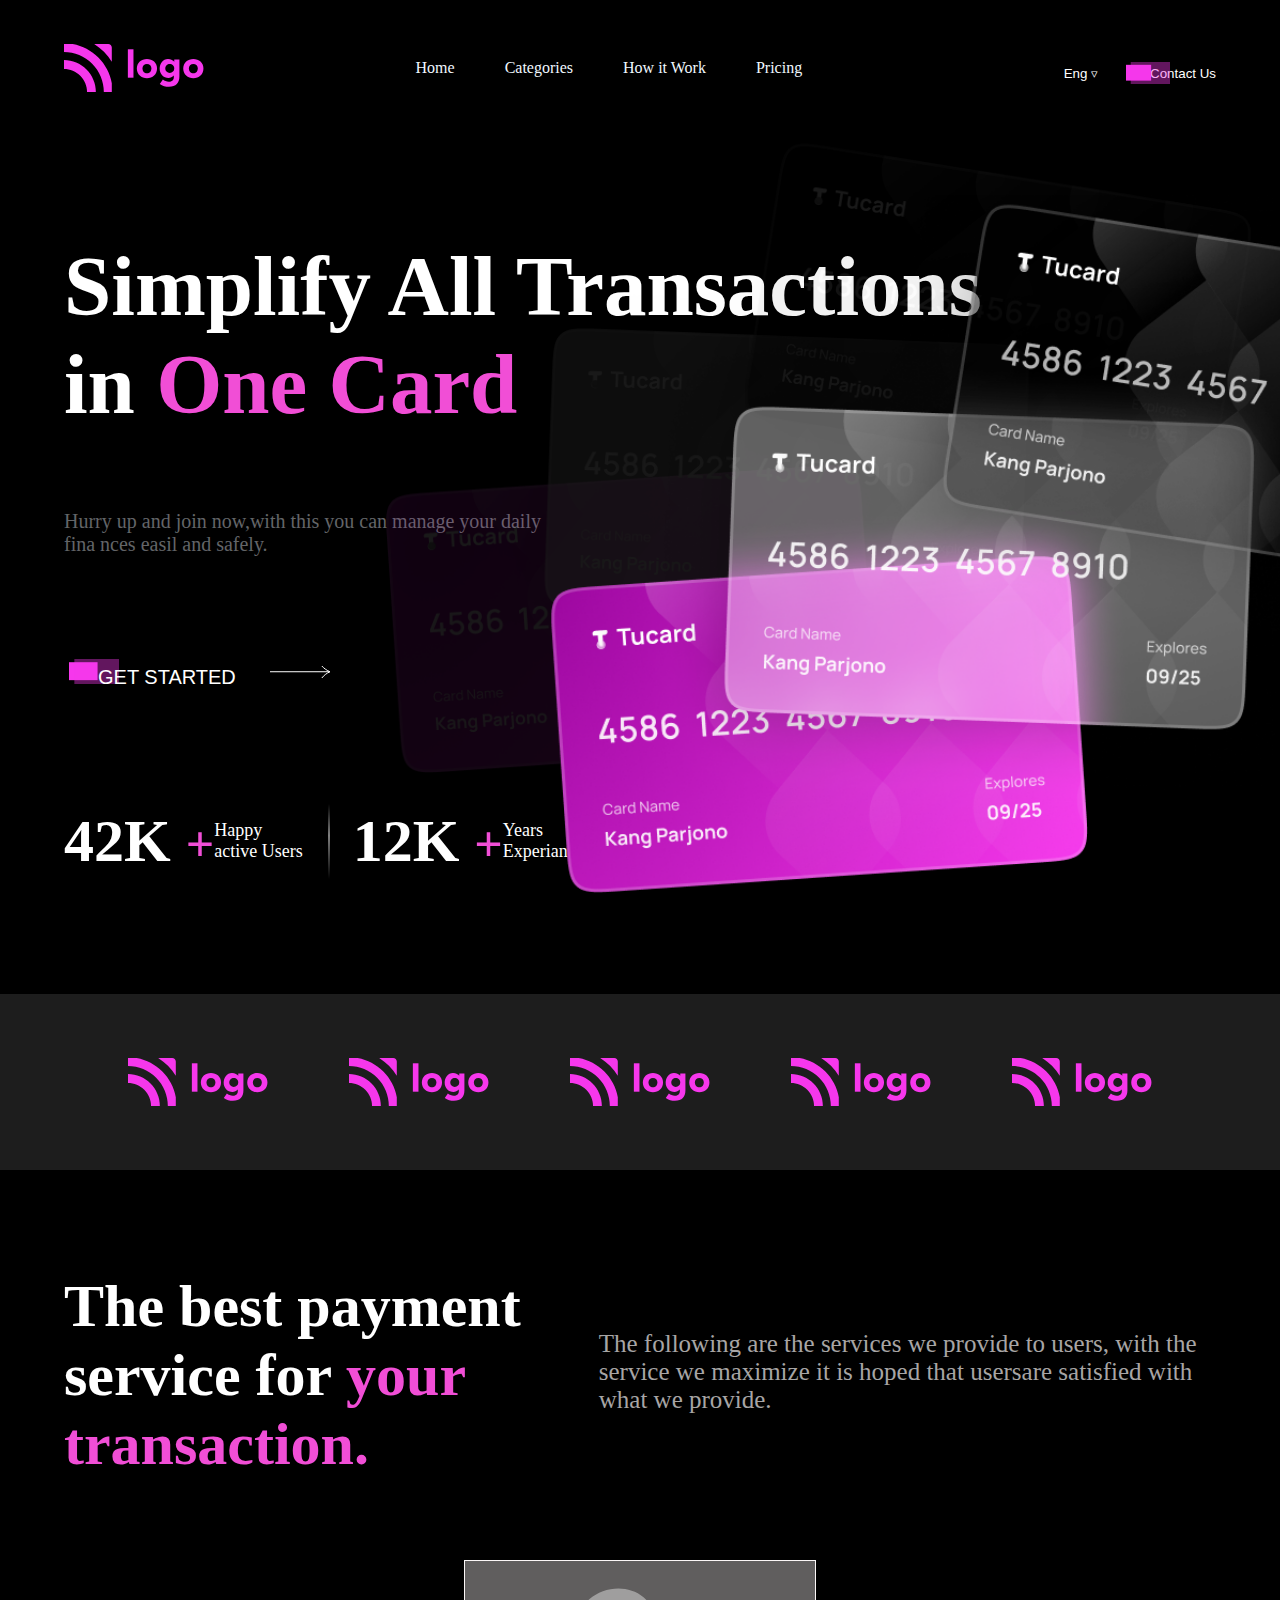
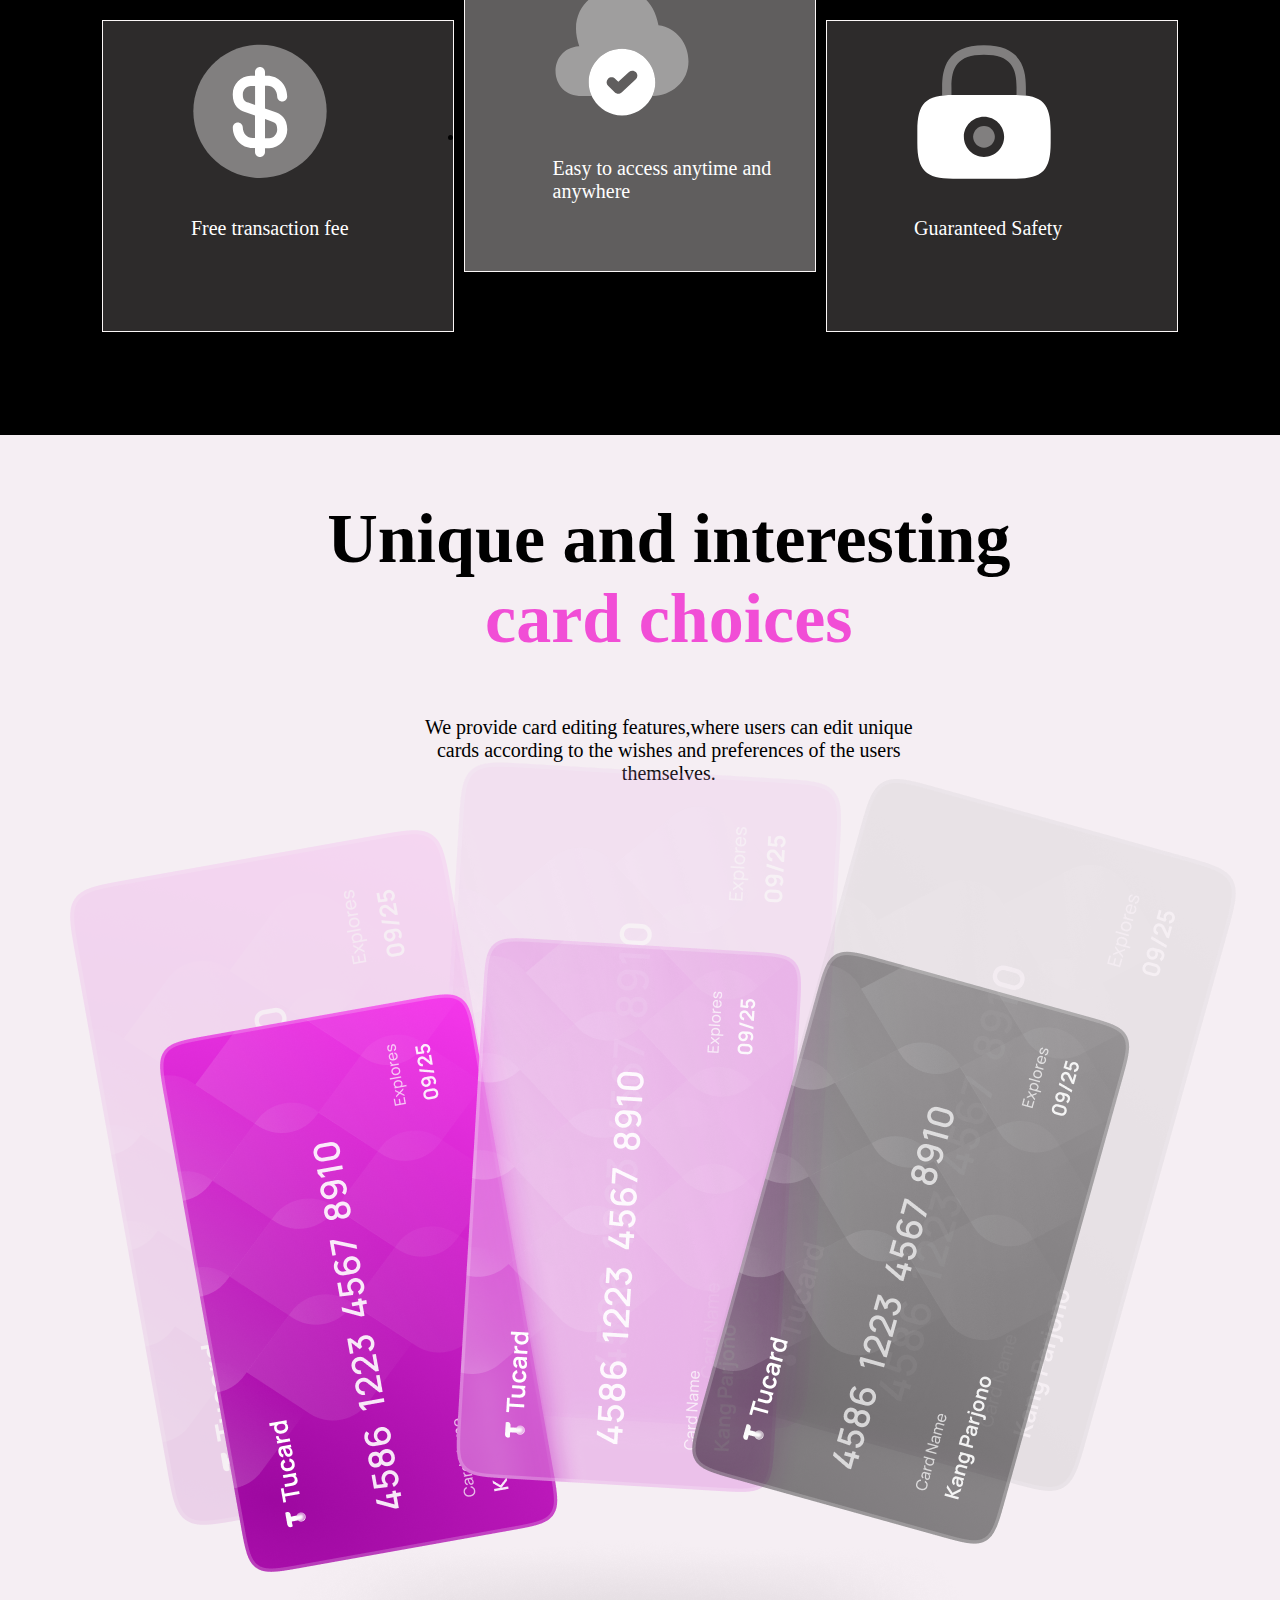
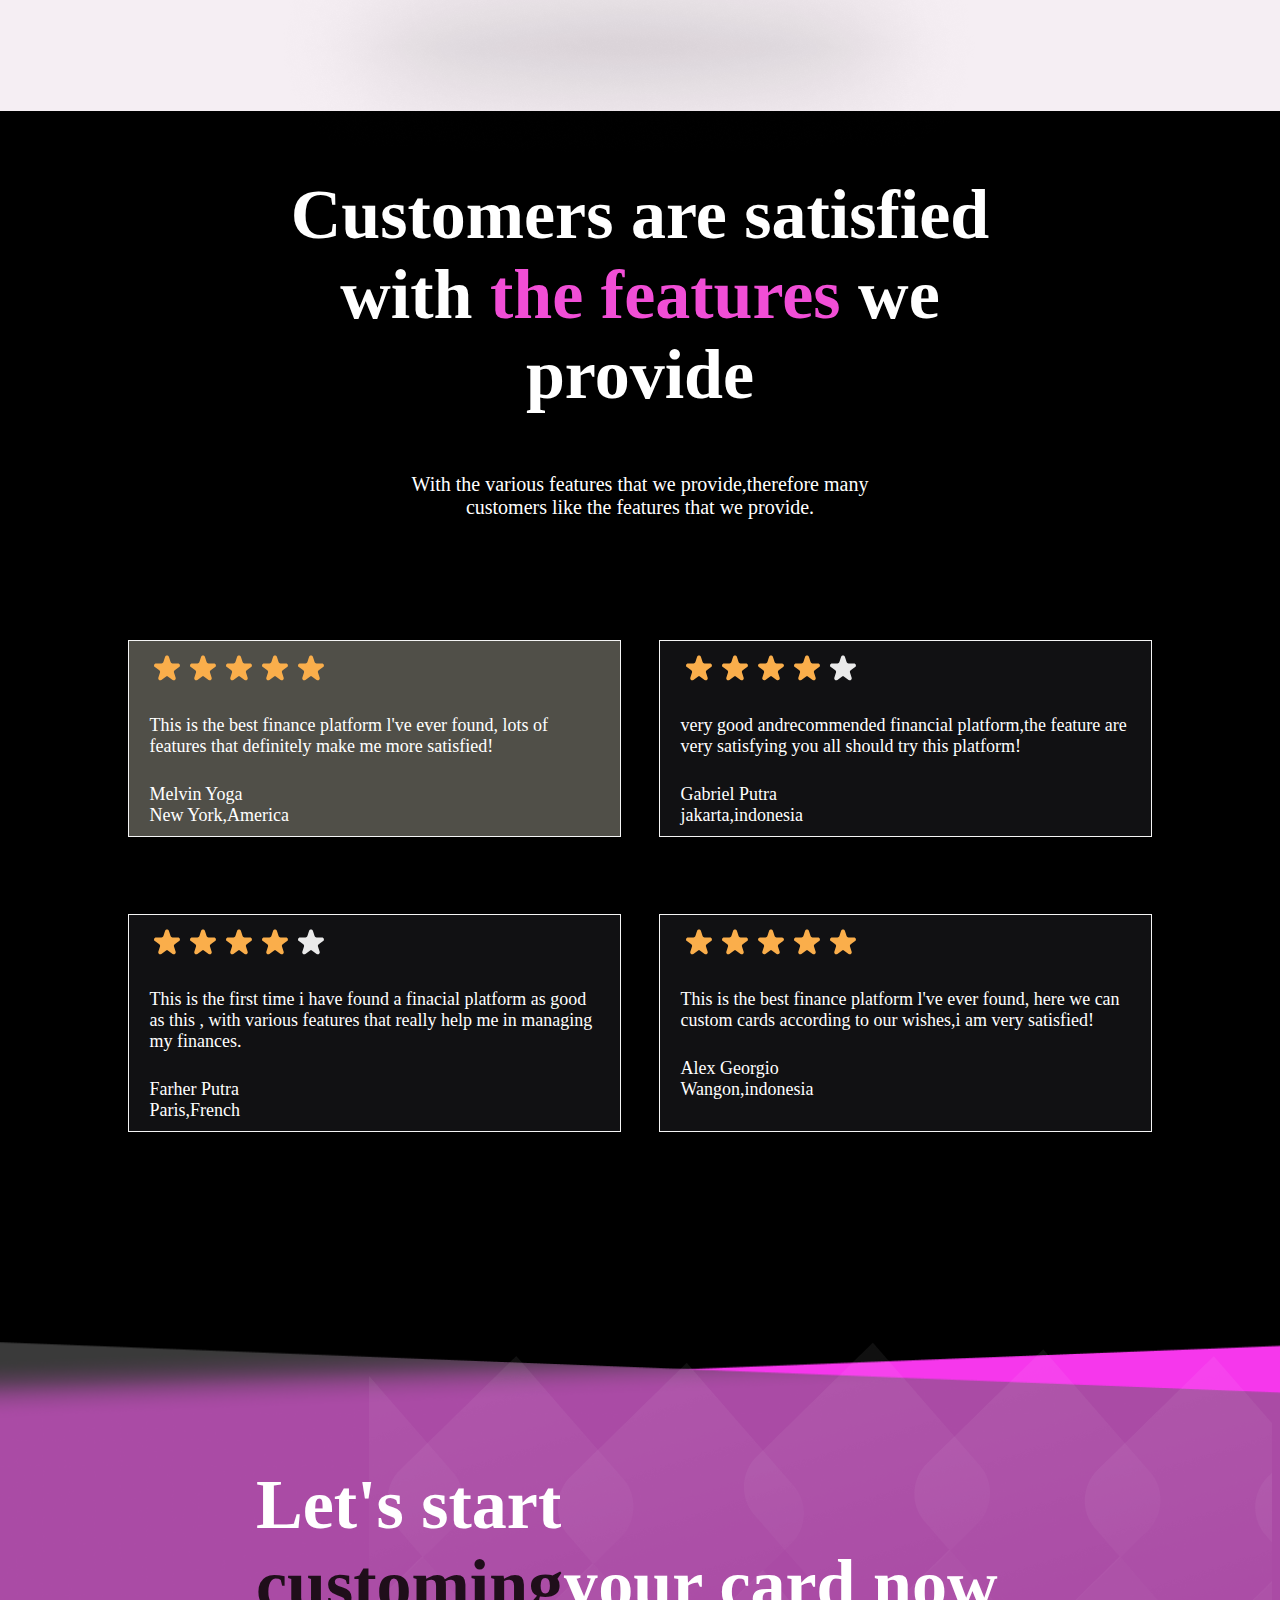
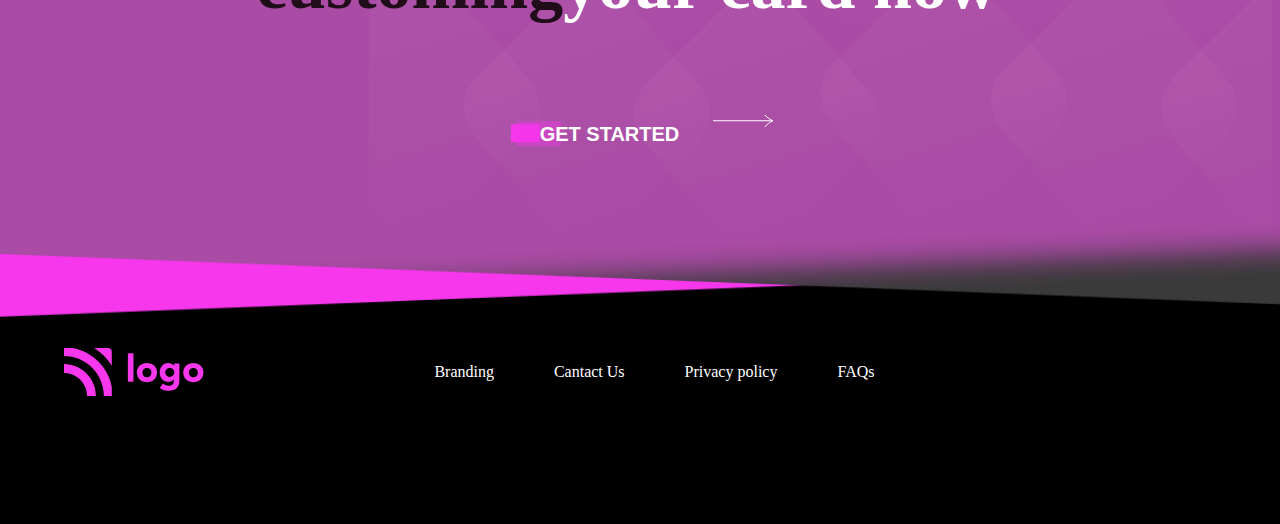
<file: 01_Project- Credit Card Landing Page/Index.html>
<!DOCTYPE html>
<html lang="en">
  <head>
    <meta charset="UTF-8" />
    <meta http-equiv="X-UA-Compatible" content="IE=edge" />
    <meta name="viewport" content="width=device-width, initial-scale=1.0" />
    <title>Document</title>
    <link rel="stylesheet" href="./style.css" />
  </head>
  <body>
    <nav>
      <img
        src="./Project 1- Credit Card Landing Page/Assets/Icons/Logo.svg"
        alt="logo"
      />
      <ul>
        <li>Home</li>
        <li>Categories</li>
        <li>How it Work</li>
        <li>Pricing</li>
      </ul>
      <div>
        <button class="eng">Eng ▿</button>
        <img
          class="btn-pink"
          src="./Project 1- Credit Card Landing Page/Assets/Icons/btn-pink-bg.svg"
          alt=""
        />
        <button class="contact">Contact Us</button>
      </div>
    </nav>
<!--main section-->
    <section1>
      <div class="hero">
        <img
          class="bg-card"
          src="./Project 1- Credit Card Landing Page/Assets/Photos/backCards.png"
          alt=""
        />
        <img
          class="front-card"
          src="./Project 1- Credit Card Landing Page/Assets/Photos/frontCards.png"
          alt=""
        />
        <h1>
          Simplify All Transactions <br />
          in <span>One Card</span>
        </h1>
        <p>
          Hurry up and join now,with this you can manage your daily <br />fina
          nces easil and safely.
        </p>
        <div class="get-st">
          <img
            class="bg-pink"
            src="./Project 1- Credit Card Landing Page/Assets/Icons/btn-pink-bg.svg"
            alt=""
          />
          <button>GET STARTED</button>
          <img
            class="get-started"
            src="./Project 1- Credit Card Landing Page/Assets/Icons/RightArrow.svg"
            alt=""
          />
        </div>
      </div>
      <div class="Users">
        <ul>
          <li>
            <h1>42K <span>+</span></h1>
            <p>
              Happy <br />
              active Users
            </p>
          </li>
          <img
            class="vector-logo"
            src="./Project 1- Credit Card Landing Page/Assets/Icons/Vector 402.svg"
            alt=""
          />
          <li>
            <h1>12K <span>+</span></h1>
            <p>Years <br />Experiance</p>
          </li>
        </ul>
      </div>
    </section1>
 <!--1st page bottom-->
    <div class="bottom">
      <img
        src="./Project 1- Credit Card Landing Page/Assets/Icons/Logo.svg"
        alt="logo"
      />
      <img
        src="./Project 1- Credit Card Landing Page/Assets/Icons/Logo.svg"
        alt="logo"
      />
      <img
        src="./Project 1- Credit Card Landing Page/Assets/Icons/Logo.svg"
        alt="logo"
      />
      <img
        src="./Project 1- Credit Card Landing Page/Assets/Icons/Logo.svg"
        alt="logo"
      />
      <img
        src="./Project 1- Credit Card Landing Page/Assets/Icons/Logo.svg"
        alt="logo"
      />
    </div>

<!--Secound page -->
    <div class="payment-service">
      <h1>The best payment service for <span>your transaction.</span></h1>
      <p>
        The following are the services we provide to users, with the service we
        maximize it is hoped that usersare satisfied with what we provide.
      </p>
    </div>
    <div class="transaction-box">
      <ul>
        <li class="box">
          <img
            src="./Project 1- Credit Card Landing Page/Assets/Icons/dollar-circle.svg"
            alt=""
          />
          <p>Free transaction fee</p>
        </li>
        <li class="box2">
          <img
            src="./Project 1- Credit Card Landing Page/Assets/Icons/cloud-add.svg"
            alt=""
          />
          <p>Easy to access anytime and anywhere</p>
        </li>
        <li class="box">
          <img
            src="./Project 1- Credit Card Landing Page/Assets/Icons/lock.svg"
            alt=""
          />
          <p>Guaranteed Safety</p>
        </li>
      </ul>
    </div>

<!--3rd page -->
    <div class="card-choice">
      <h1>Unique and interesting <span>card choices</span></h1>
      <p>
        We provide card editing features,where users can edit unique cards
        according to the wishes and preferences of the users themselves.
      </p>
      <img
        src="./Project 1- Credit Card Landing Page/Assets//Photos/VCards.png"
        alt=""
      />
    </div>

<!--4th page-->
    <div class="features">
      <h1>Customers are satisfied with <span>the features</span> we provide</h1>
      <p>
        With the various features that we provide,therefore many customers like
        the features that we provide.
      </p>
    </div>

    <div class="feature-box">
      <ul>
        <li class="first-box">
          <img
            src="./Project 1- Credit Card Landing Page/Assets/Icons/5stars.svg"
            alt="stars"
          />
          <p class="para1">
            This is the best finance platform l've ever found, lots of features
            that definitely make me more satisfied!
          </p>
          <p class="para2">Melvin Yoga</p>
          <p class="prra2">New York,America</p>
        </li>

        <li class="other-box">
          <img
            src="./Project 1- Credit Card Landing Page/Assets/Icons/4stars.svg"
            alt="stars"
          />
          <p class="para1">
            very good andrecommended financial platform,the feature are very
            satisfying you all should try this platform!
          </p>
          <p class="para2">Gabriel Putra</p>
          <p class="prra2">jakarta,indonesia</p>
        </li>
      </ul>
    </div>

    <div class="feature-box">
      <ul>
        <li class="other-box">
          <img
            src="./Project 1- Credit Card Landing Page/Assets/Icons/4stars.svg"
            alt="stars"
          />
          <p class="para1">
            This is the first time i have found a finacial platform as good as
            this , with various features that really help me in managing my
            finances.
          </p>
          <p class="para2">Farher Putra</p>
          <p class="prra2">Paris,French</p>
        </li>

        <li class="other-box">
          <img
            src="./Project 1- Credit Card Landing Page/Assets/Icons/5stars.svg"
            alt="stars"
          />
          <p class="para1">
            This is the best finance platform l've ever found, here we can
            custom cards according to our wishes,i am very satisfied!
          </p>
          <p class="para2">Alex Georgio</p>
          <p class="prra2">Wangon,indonesia</p>
        </li>
      </ul>
      </div>
    </div>


<!--5th page-->
<div class="fifth-page">
   <img class="reactangle1" src="./Project 1- Credit Card Landing Page/Assets/Photos/Rectangle 6773.png" alt="">
    <img class="reactangle2" src="./Project 1- Credit Card Landing Page/Assets/Photos/Rectangle 6774.png" alt="">
    <img class="Diamond-right" src="./Project 1- Credit Card Landing Page/Assets/Photos/Diamond-right.png" alt="">
    <img  class="Diamond-left" src="./Project 1- Credit Card Landing Page/Assets/Photos/Diamond-left.png" alt="">
    
    <h1>Let's start <span>customing</span>your card now</h1>

    <div class="get-started1">
          <img
            class="bg-pink1"
            src="./Project 1- Credit Card Landing Page/Assets/Icons/btn-pink-bg.svg"
            alt=""
          />
          <button>GET STARTED</button>
          <img
            class="get-started1"
            src="./Project 1- Credit Card Landing Page/Assets/Icons/RightArrow.svg"
            alt=""
          />
        </div>
     </div>

<!--bottom page-->
  <div class="bootom-nav">
      <img
        src="./Project 1- Credit Card Landing Page/Assets/Icons/Logo.svg"
        alt="logo"
      />
      <ul>
        <li>Branding</li>
        <li>Cantact Us</li>
        <li>Privacy policy</li>
        <li>FAQs</li>
      </ul>
      
    </div>
</body>
</html>
</file>
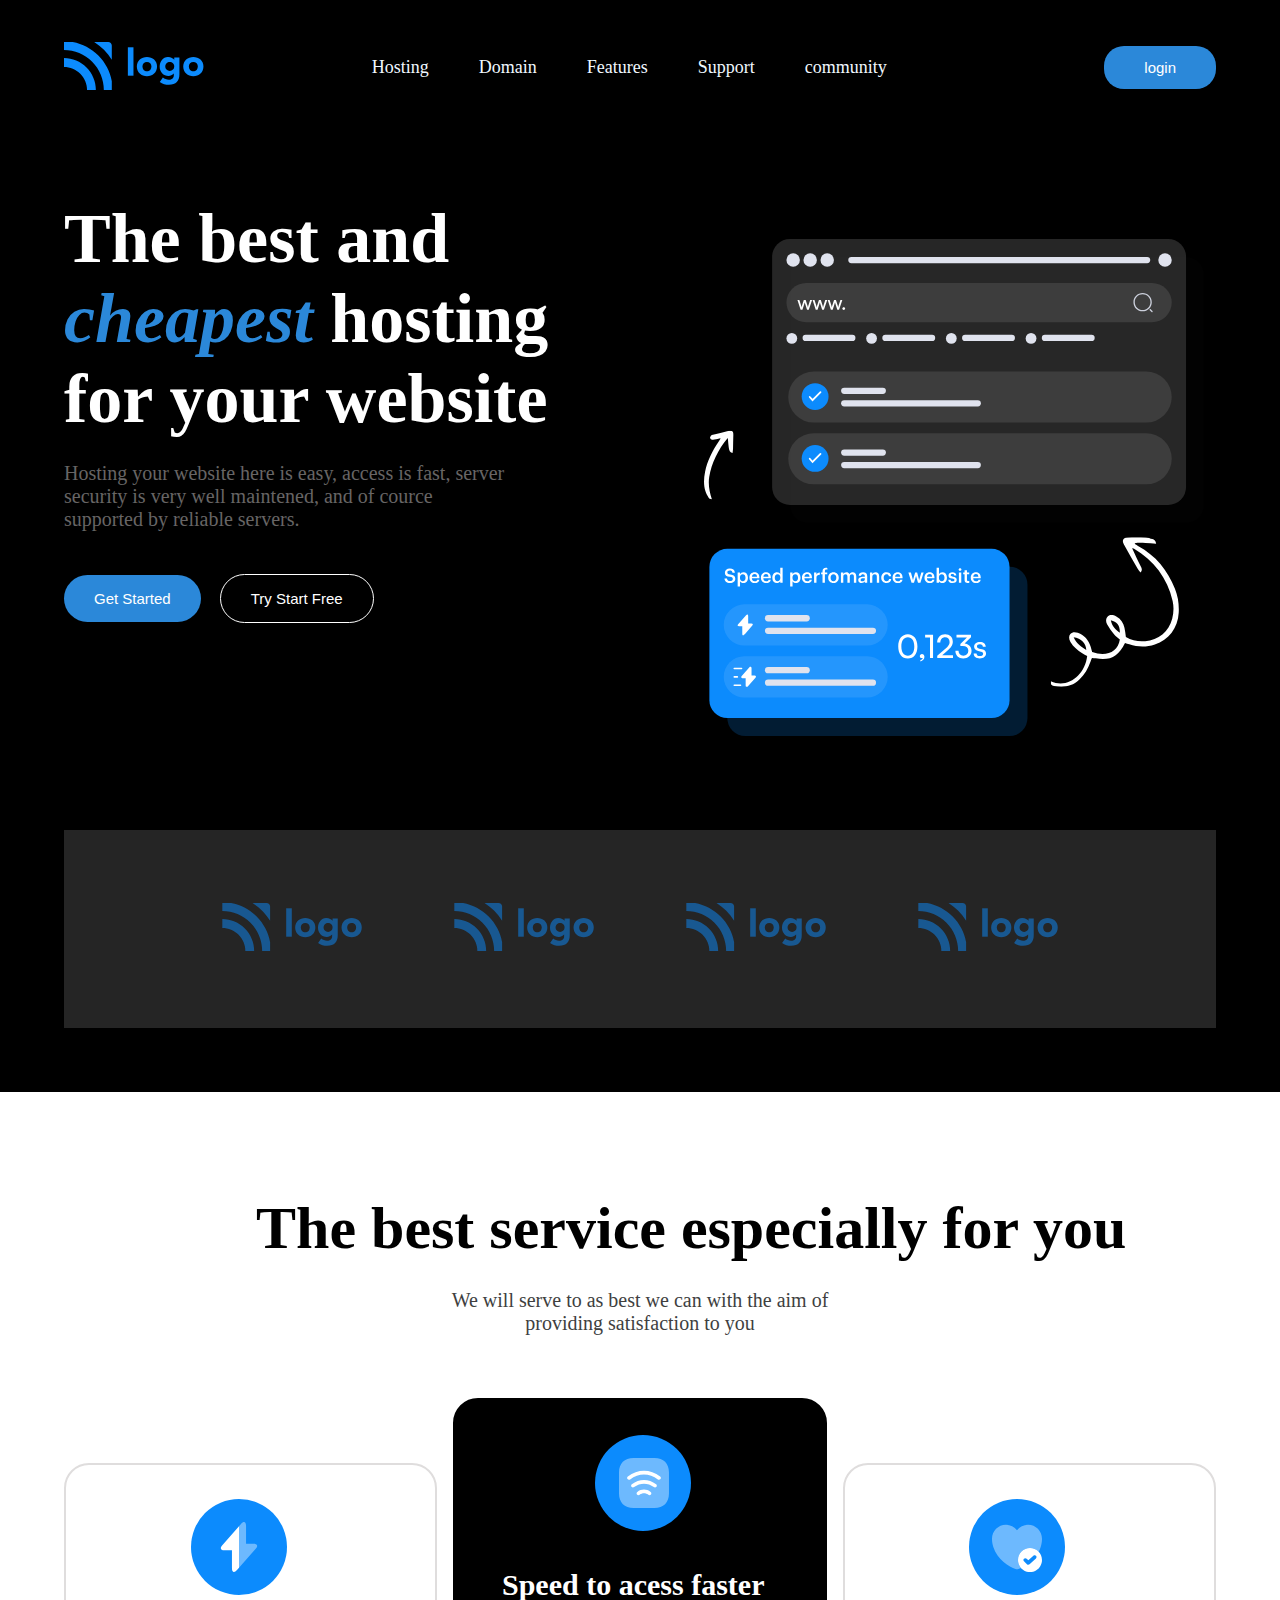
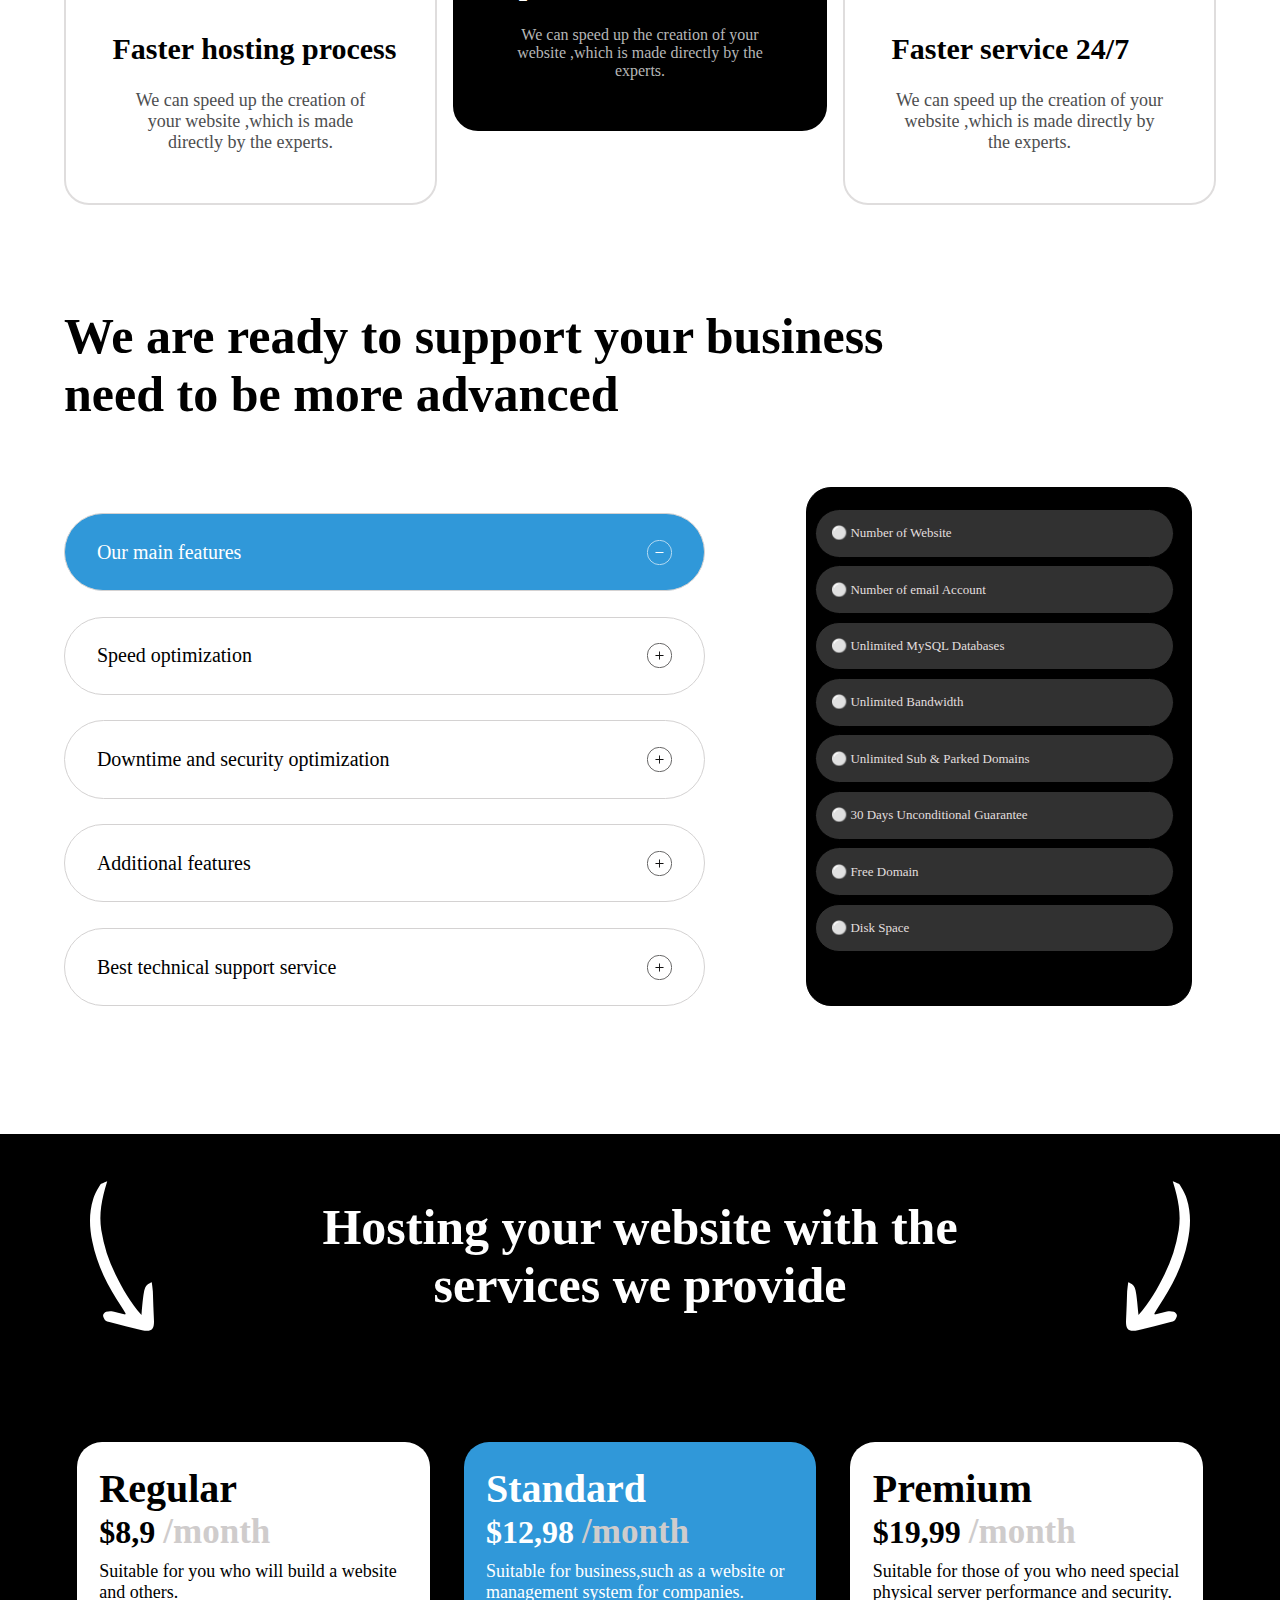
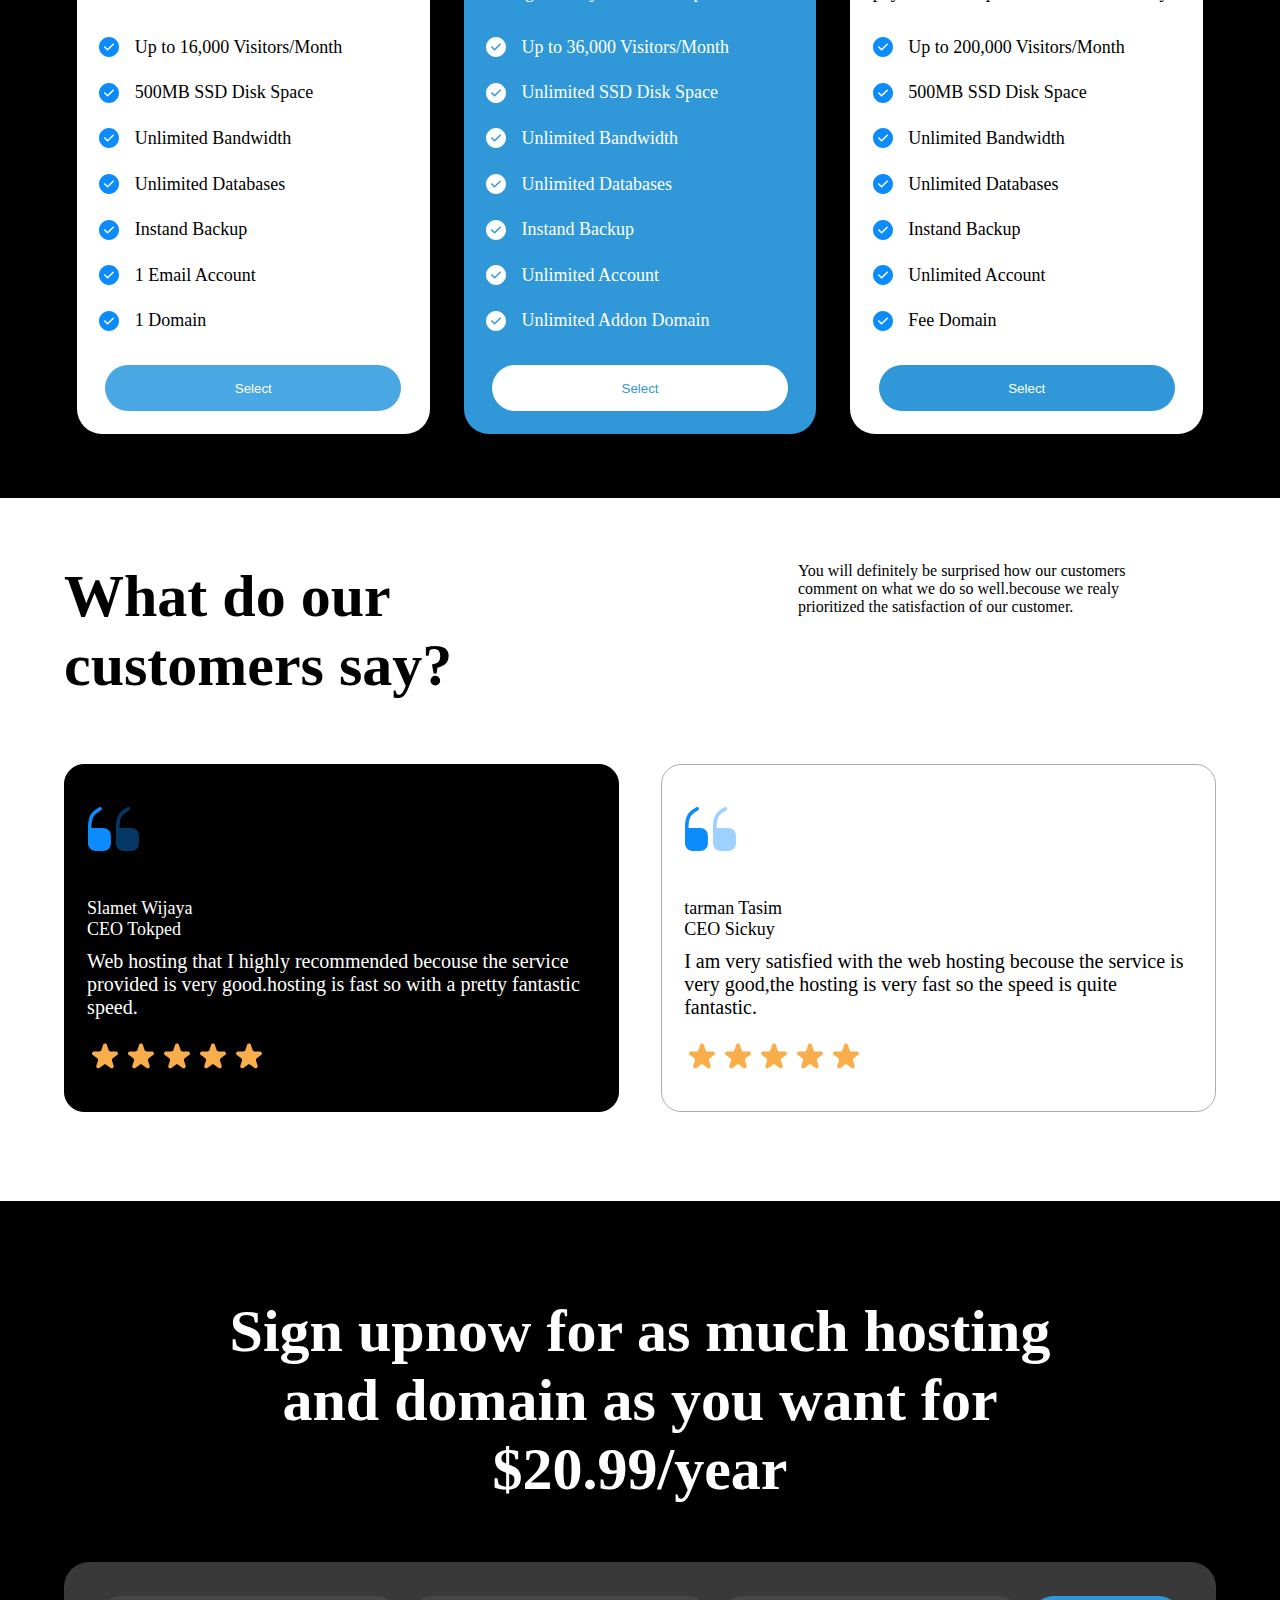
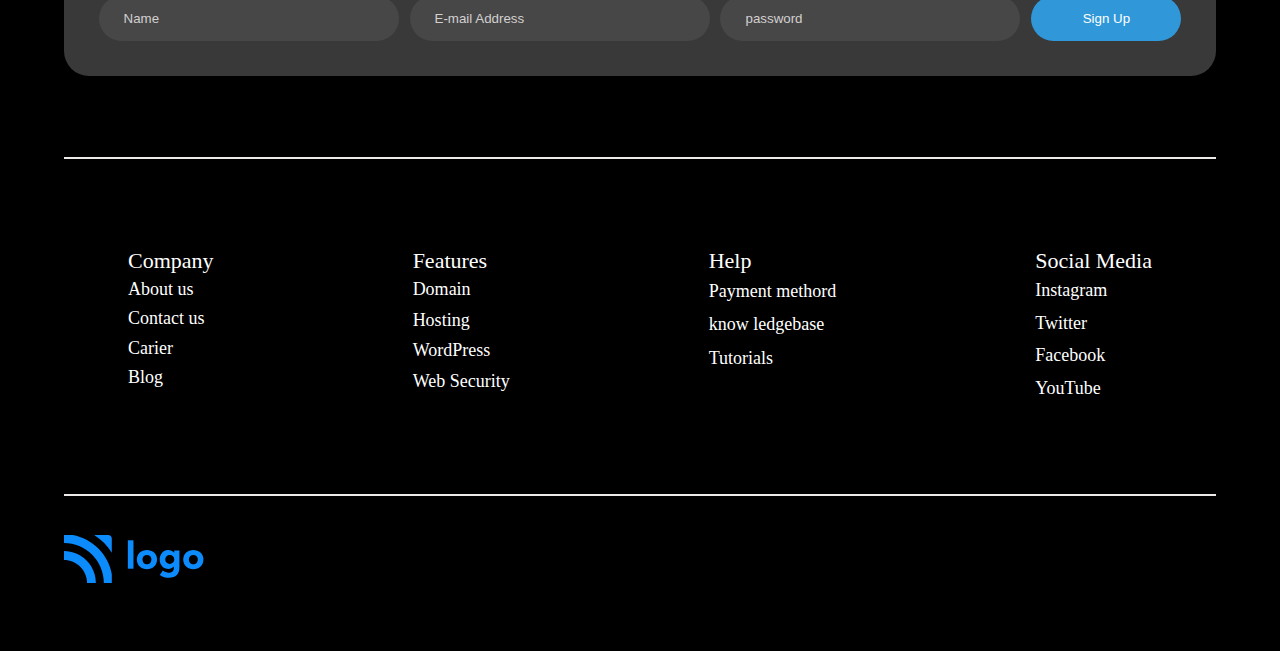
<file: 02_Project- Hosting Site Landing Page/index.html>
<!DOCTYPE html>
<html lang="en">
<head>
    <meta charset="UTF-8">
    <meta http-equiv="X-UA-Compatible" content="IE=edge">
    <meta name="viewport" content="width=device-width, initial-scale=1.0">
    <link rel="stylesheet" href="./Style.css">
    <title>Document</title>
</head>
<body>
    <div class="container ">
        <section aria-label="navbar">
            <nav class="navbar-container">
                <div>
                    <img src="./Project-2 Hosting Site/assets/Logo.svg" alt="brand-logo" />
                </div>
          <div class="grow-list">

           <ul>
            <li>Hosting</li>
            <li>Domain</li>
            <li>Features</li>
            <li>Support</li>
            <li>community</li>
          
        </ul>
        </div>
        <div class="button-group">
            <button class="nav-button">login</button>
        </div>
       </nav>
    
</div>
<section aria-label="banner">
    <div class="banner-container">
        <!-- Left text -->
        <div>
            <h1 class="heading-text">
                The best and<br><span> cheapest </span>hosting<br> for your website 
            </h1>
            <p class="description">
                Hosting your website here is easy, access is fast, server <br> security is very well maintened, and of cource <br> supported by reliable servers. 
            </p>
            <div >
            <button class="button1">Get Started</button> 
            <button class="button2">Try Start Free</button>
        </div>
        </div>
        </div>
         <img class="right-image" src="./Project-2 Hosting Site/assets/Illustrations/Group 238502.svg" alt="">
    </section>
   


<section class="logo">
    <ul>
        <li><img src="./Project-2 Hosting Site/assets/Logo-light.svg" alt="brand-logo"></li>
        <li><img src="./Project-2 Hosting Site/assets/Logo-light.svg" alt="brand-logo"></li>
        <li><img src="./Project-2 Hosting Site/assets/Logo-light.svg" alt="brand-logo"></li>
        <li><img src="./Project-2 Hosting Site/assets/Logo-light.svg" alt="brand-logo"></li>
    </ul>
    </section>

<!--secomd page-->
<div class="container2">
<div>
    <h1>The best service especially for you</h1>
    <p>
        We will serve to as best we can with the aim of <br> providing satisfaction to you
    </p>
</div>
<div class="box">
    <div class="subbox">
    <img src="./Project-2 Hosting Site/assets/fast.svg" alt="fast">
    <h1>Faster hosting process</h1>
    <p>We can speed up the creation of <br> your website ,which is made <br> directly by the experts.</p>
</div>
<div class="subbox2">
    <img src="./Project-2 Hosting Site/assets/signal.svg" alt="fast">
    <h1>Speed to acess faster</h1>
    <p>We can speed up the creation of your website ,which is made directly by the experts.</p>
</div>
<div class="subbox">
    <img src="./Project-2 Hosting Site/assets/heart.svg" alt="heart">
    <h1>Faster service 24/7</h1>
    <p>We can speed up the creation of your website ,which is made directly by the experts.</p>
</div>
</div>

<div class="container3 ">
    <h1>We are ready to support your business <br> need to be more advanced</h1>
</div>
<divm class="main3">
<div class="left">
<ul>
    <li>
    <p>Our main features</p>
    <img src="./Project-2 Hosting Site/assets/Group 238511.svg" alt="Group">
</li>
<li>
    <p>Speed optimization</p>
    <img src="./Project-2 Hosting Site/assets/Group 238512.svg" alt="Group">
    </li>
<li>
    <p>Downtime and security optimization</p>
    <img src="./Project-2 Hosting Site/assets/Group 238512.svg" alt="Group">
</li>
<li>
    <p>Additional features</p>
    <img src="./Project-2 Hosting Site/assets/Group 238512.svg" alt="Group">
</li>
<li>
    <p>Best technical support service </p>
    <img src="./Project-2 Hosting Site/assets/Group 238512.svg" alt="Group">
</li>
</ul>
</div>
<div class="right">
<ul>
    <Li>⚪ Number of Website</Li>
    <li>⚪ Number of email Account</li>
    <li>⚪ Unlimited MySQL Databases</li>
    <li>⚪ Unlimited Bandwidth</li>
    <li>⚪ Unlimited Sub & Parked Domains</li>
    <li>⚪ 30 Days Unconditional Guarantee</li>
    <li>⚪ Free Domain</li>
    <li>⚪ Disk Space</li>    
</ul>

</div>
</divm>
</div>
<!--third page-->
<div class="container4">
<img class="arrow" src="./Project-2 Hosting Site/assets/arrow-left.svg" alt="">
<h1>Hosting your website  with the <br> services we  provide</h1>
<img class="arrow" src="./Project-2 Hosting Site/assets/arrow-right.svg" alt="">
 </div>
 <div class="Cards">
    <div class="regular-card">
        <h2>Regular</h2>
        <h1>$8,9 <span>/month</span></h1>
        <p>Suitable for you who will build a website and others.</p>
<ul>
    <li>
     <img src="./Project-2 Hosting Site/assets/blue-tick.svg" alt="">
     <p> Up to 16,000 Visitors/Month</p>
    </li>
    <li>
    <img src="./Project-2 Hosting Site/assets/blue-tick.svg" alt=""> 
    <p> 500MB SSD Disk Space </p>
    </li>
    <li>
    <img src="./Project-2 Hosting Site/assets/blue-tick.svg" alt=""> 
    <p> Unlimited Bandwidth </p>
    </li>
    <li>
        <img src="./Project-2 Hosting Site/assets/blue-tick.svg" alt=""> 
    <p> Unlimited Databases </p>
    </li>
    <li>
        <img src="./Project-2 Hosting Site/assets/blue-tick.svg" alt=""> 
    <p> Instand Backup </p>
   </li>
    <li>
        <img src="./Project-2 Hosting Site/assets/blue-tick.svg" alt=""> 
    <p> 1 Email Account </p>
    </li>
    <li>
        <img src="./Project-2 Hosting Site/assets/blue-tick.svg" alt=""> 
    <p> 1 Domain </p>
    </li>
</ul>
 <button>Select</button>
</div>

<div class="Standard-card">
        <h2>Standard</h2>
        <h1> $12,98 <span>/month</span></h1>
        <p>Suitable for business,such as a website or management system for companies.</p>
<ul>
    <li>
     <img src="./Project-2 Hosting Site/assets/white-tick.svg" alt="">
     <p> Up to 36,000 Visitors/Month</p>
    </li>
    <li>
    <img src="./Project-2 Hosting Site/assets/white-tick.svg" alt=""> 
    <p> Unlimited SSD Disk Space </p>
    </li>
    <li>
    <img src="./Project-2 Hosting Site/assets/white-tick.svg" alt=""> 
    <p> Unlimited Bandwidth </p>
    </li>
    <li>
        <img src="./Project-2 Hosting Site/assets/white-tick.svg" alt=""> 
    <p> Unlimited Databases </p>
    </li>
    <li>
        <img src="./Project-2 Hosting Site/assets/white-tick.svg" alt=""> 
    <p> Instand Backup </p>
   </li>
    <li>
        <img src="./Project-2 Hosting Site/assets/white-tick.svg" alt=""> 
    <p>  Unlimited Account </p>
    </li>
     <li>
        <img src="./Project-2 Hosting Site/assets/white-tick.svg" alt=""> 
    <p> Unlimited Addon Domain </p>
    </li>
</ul>
 <button>Select</button>
</div>

<div class="preminum-card">
        <h2>Premium</h2>
        <h1>$19,99 <span>/month</span></h1>
        <p>Suitable for those of you who need special physical server performance  and security.</p>
<ul>
    <li>
     <img src="./Project-2 Hosting Site/assets/blue-tick.svg" alt="">
     <p> Up to 200,000 Visitors/Month</p>
    </li>
    <li>
    <img src="./Project-2 Hosting Site/assets/blue-tick.svg" alt=""> 
    <p> 500MB SSD Disk Space </p>
    </li>
    <li>
    <img src="./Project-2 Hosting Site/assets/blue-tick.svg" alt=""> 
    <p> Unlimited Bandwidth </p>
    </li>
    <li>
        <img src="./Project-2 Hosting Site/assets/blue-tick.svg" alt=""> 
    <p> Unlimited Databases </p>
    </li>
    <li>
        <img src="./Project-2 Hosting Site/assets/blue-tick.svg" alt=""> 
    <p> Instand Backup </p>
   </li>
    <li>
        <img src="./Project-2 Hosting Site/assets/blue-tick.svg" alt=""> 
    <p> Unlimited Account </p>
    </li>
    <li>
        <img src="./Project-2 Hosting Site/assets/blue-tick.svg" alt=""> 
    <p> Fee Domain </p>
    </li>
</ul>
 <button>Select</button>

</div>
</div>
<!--4th page-->
<div class="container5">
    <h1>What do our <br> customers say?</h1> 
    <p>You will definitely be surprised how our customers comment on what we do so well.becouse we realy prioritized the satisfaction of our customer.</p>
</div>
 <div class="main-box">
 <div class="black-box">
  <ul>
    <li>
        <img src="./Project-2 Hosting Site/assets/Icons/vuesax/bulk/vuesax/bulk/Vector.svg" alt="">
        <img src="./Project-2 Hosting Site/assets/Icons/vuesax/bulk/vuesax/bulk/Vector-1.svg" alt="">
    </li>
   <li>Slamet Wijaya <br>
   <span>CEO Tokped</span>
   </li>
   <p>
    Web hosting that I highly recommended becouse the  service provided is very good.hosting is fast so with a pretty fantastic speed.
   </p>
   <img src="./Project-2 Hosting Site/assets/5stars.svg" alt="">

  </ul>
</div>

<div class="white-box">
  <ul>
    <li>
        <img src="./Project-2 Hosting Site/assets/Icons/vuesax/bulk/vuesax/bulk/Vector.svg" alt="">
        <img src="./Project-2 Hosting Site/assets/Icons/vuesax/bulk/vuesax/bulk/Vector-1.svg" alt="">
    </li>
   <li>tarman Tasim<br>
   <span>CEO Sickuy</span>
   </li>
   <p>
   I am very satisfied with the web hosting  becouse the service is very good,the hosting is very fast so the speed is quite fantastic.
   </p>
   <img src="./Project-2 Hosting Site/assets/5stars.svg" alt="">
</ul>
</div>
</div>

<!--5th page-->
<div class="container6">
  <div class="sign-up">
     <h1> Sign upnow for as much  hosting and domain as you want for $20.99/year</h1>
   
    <ul>
        <li>
            <input type=" text" value="Name">
        </li>
        <li>
           <input type="text " value="E-mail Address">
        </li>
        <li>
            <input type="text/number " value="password">
        </li>
        <li>
            <button>Sign Up</button>
        </li>
    </ul>
   <hr class="custom-line">
</div>
</div>
<!--bottom-->

 <div class="Bottom">
    <ul class="main-list">
      <li>
        Company
        <ul class="child-list">
          <li>About us</li>
          <li>Contact us</li>
          <li>Carier</li>
          <li>Blog</li>
        </ul>
      </li>
      <li>
        Features
        <ul class="child-list">
          <li>Domain</li>
          <li>Hosting</li>
          <li>WordPress</li>
          <li>Web Security</li>
          
        </ul>
      </li>
      <li>
        Help
        <ul class="child-list">
          <li>Payment methord</li>
          <li>know ledgebase</li>
          <li>Tutorials</li>
    </ul>
      </li>
      <li>
        Social Media
        <ul class="child-list">
          <li>Instagram</li>
          <li>Twitter</li>
          <li>Facebook</li>
          <li>YouTube</li>
        </ul>
      </li>
    </ul>
    </div>
    <div class="line">
    <hr class="custom-line">
    </div>
    <img class="logo" src="./Project-2 Hosting Site/assets/Logo.svg" alt="">

</body>
</html>
</file>
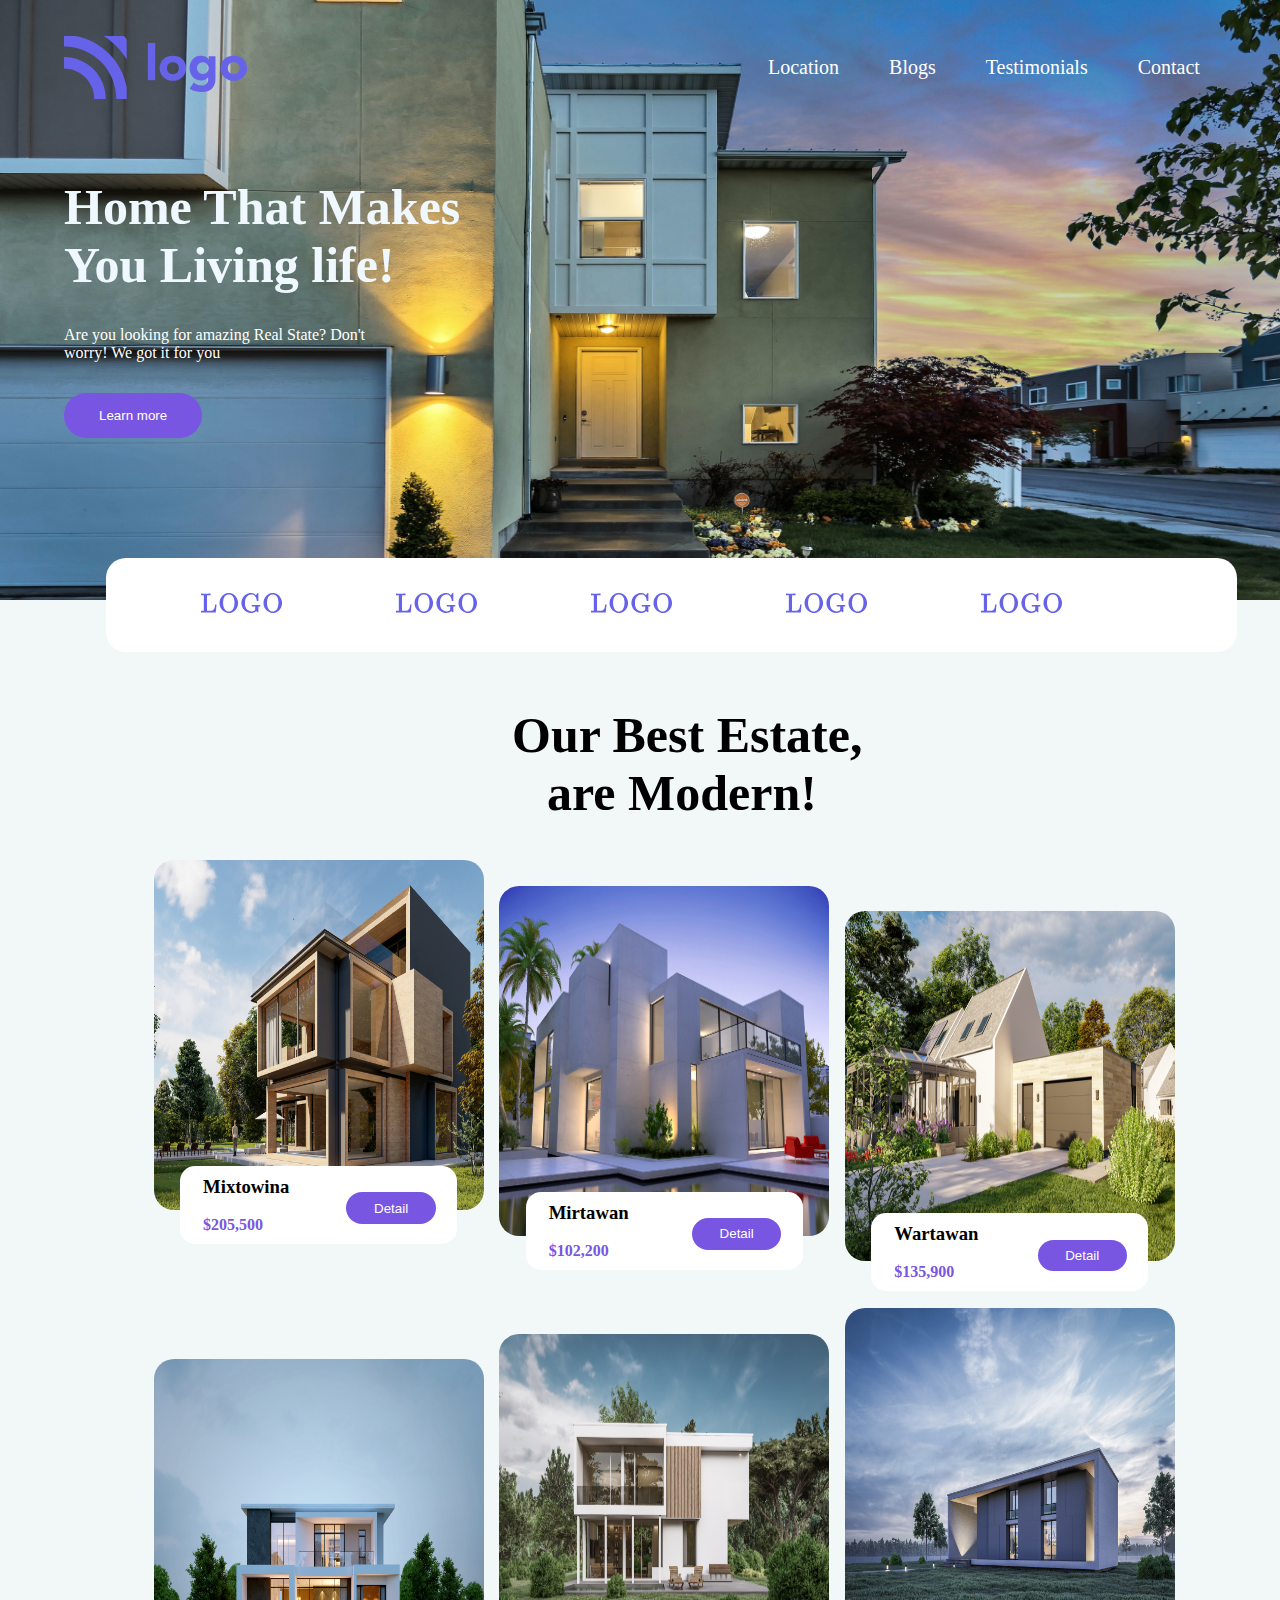
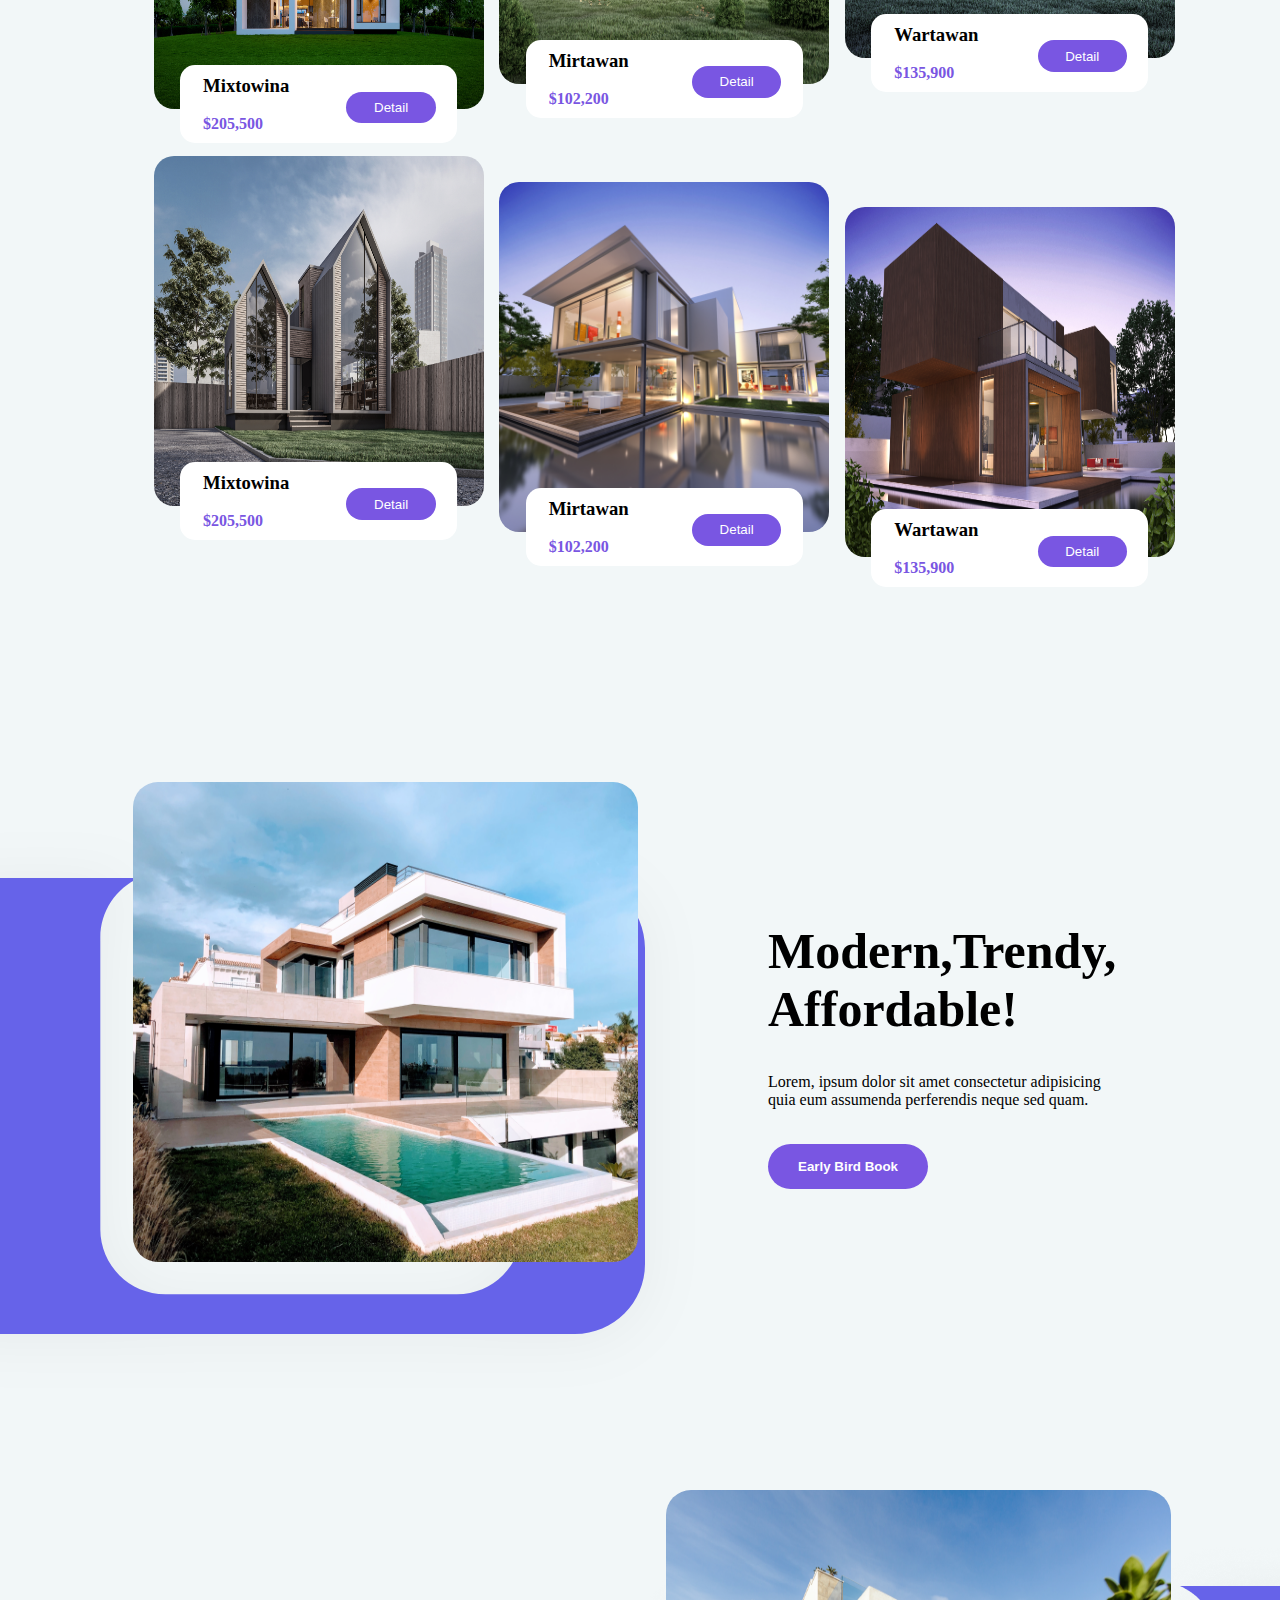
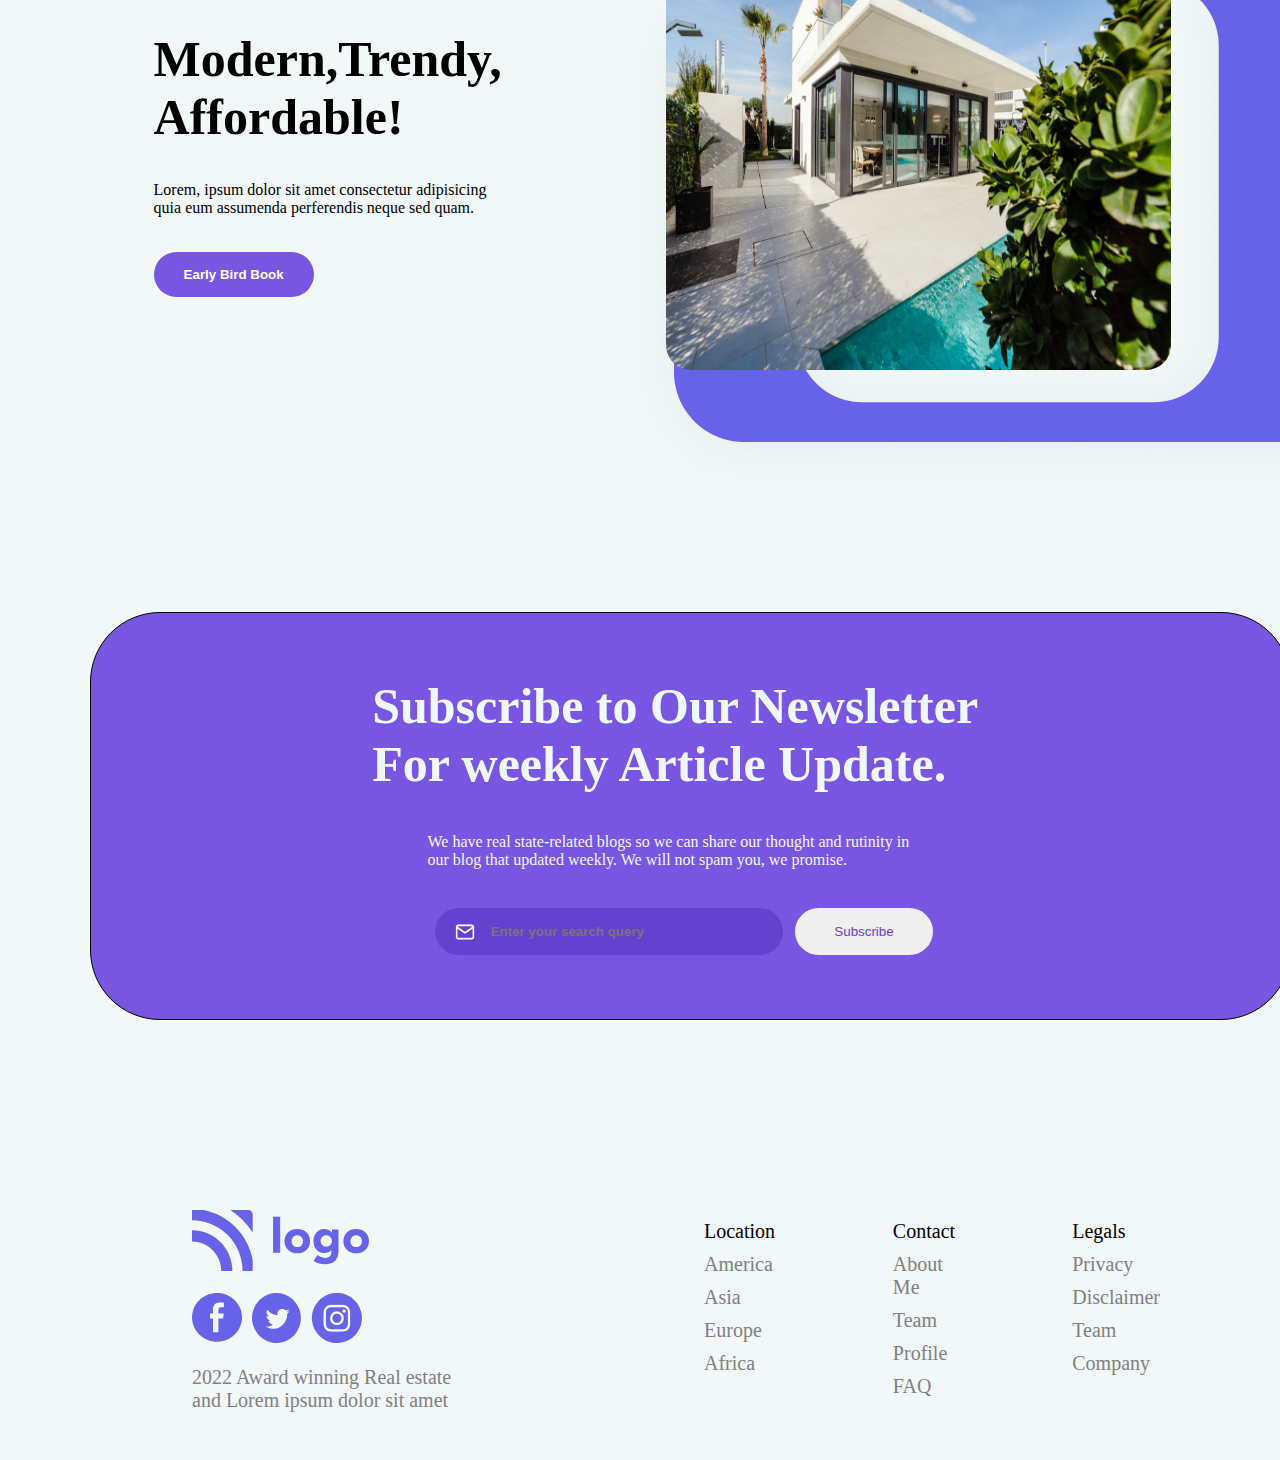
<file: 04_Project- Real Estate Landing Page/index.html>
<!DOCTYPE html>
<html lang="en">
  <head>
    <meta charset="UTF-8" />
    <meta http-equiv="X-UA-Compatible" content="IE=edge" />
    <meta name="viewport" content="width=device-width, initial-scale=1.0" />
    <title>Real Estate Landing Page</title>
    <link rel="stylesheet" href="./style.css" />
  </head>
  <body>
    <img class="background" src="./Photos/mainBackground.png" alt="bg-image" />
    <nav>
      <img src="./Icons/Logo.svg" alt="logo" />
      <ul>
        <li>Location</li>
        <li>Blogs</li>
        <li>Testimonials</li>
        <li>Contact</li>
      </ul>
    </nav>
<!--main section--> 
    <section class="Main">
      <h1>Home That Makes You Living life!</h1>
      <p>
        Are you looking for amazing Real State? Don't <br />
        worry! We got it for you
      </p>
      <button class="lern">Learn more</button>
      <div class="logobox">
        <img src="./Icons/logoName.svg" alt="" />
        <img src="./Icons/logoName.svg" alt="" />
        <img src="./Icons/logoName.svg" alt="" />
        <img src="./Icons/logoName.svg" alt="" />
        <img src="./Icons/logoName.svg" alt="" />
      </div>
    </section>

    <!--secound page-->
    <section class="secoundpage">
      <h1>Our Best Estate,<br /><span>are Modern!</span></h1>
      <div class="product">
        <div class="product-image">
          <img src="./Photos/cardImage1.png" alt="Product 1" />
          <div class="product-info">
            <h3>Mixtowina</h3>
            <br />
            <p>$205,500</p>
            <button>Detail</button>
          </div>
        </div>

        <div class="product-image2">
          <img src="./Photos/cardImage2.png" alt="Product 2" />
          <div class="product-info2">
            <h3>Mirtawan</h3>
            <br />
            <p>$102,200</p>
            <button>Detail</button>
          </div>
        </div>

        <div class="product-image3">
          <img src="./Photos/cardImage3.png" alt="Product 3" />
          <div class="product-info3">
            <h3>Wartawan</h3>
            <br />
            <p>$135,900</p>
            <button>Detail</button>
          </div>
        </div>
      </div>
      <!--secound page1.1-->
      <div class="product1">
        <div class="product-image4">
          <img src="./Photos/cardImage4.png" alt="Product 4" />
          <div class="product-info4">
            <h3>Mixtowina</h3>
            <br />
            <p>$205,500</p>
            <button>Detail</button>
          </div>
        </div>

        <div class="product-image5">
          <img src="./Photos/cardImage5.png" alt="Product 5" />
          <div class="product-info5">
            <h3>Mirtawan</h3>
            <br />
            <p>$102,200</p>
            <button>Detail</button>
          </div>
        </div>

        <div class="product-image6">
          <img src="./Photos/cardImage6.png" alt="Product 6" />
          <div class="product-info6">
            <h3>Wartawan</h3>
            <br />
            <p>$135,900</p>
            <button>Detail</button>
          </div>
        </div>
      </div>

      <!--secound page1.2-->
      <div class="product2">
        <div class="product-image7">
          <img src="./Photos/cardImage7.png" alt="Product 7" />
          <div class="product-info7">
            <h3>Mixtowina</h3>
            <br />
            <p>$205,500</p>
            <button>Detail</button>
          </div>
        </div>

        <div class="product-image8">
          <img src="./Photos/cardImage8.png" alt="Product 8" />
          <div class="product-info8">
            <h3>Mirtawan</h3>
            <br />
            <p>$102,200</p>
            <button>Detail</button>
          </div>
        </div>

        <div class="product-image9">
          <img src="./Photos/cardImage9.png" alt="Product 9" />
          <div class="product-info9">
            <h3>Wartawan</h3>
            <br />
            <p>$135,900</p>
            <button>Detail</button>
          </div>
        </div>
      </div>
    </section>
    <br />

 <!--third page-->
  <section class="Thircontainer">
      <img
        src="./Icons/featureImageBg1.svg"
        alt=""
        srcset=""
        class="featureImageBg1"
      />
      <img
        src="./Photos/featuresImage1.png"
        alt=""
        srcset=""
        class="featuresImage1"
      />
      <div class="main-right3">
        <h1>
          Modern,Trendy, <br />
          Affordable!
        </h1>
        <p>
          Lorem, ipsum dolor sit amet consectetur adipisicing
          <br />
          quia eum assumenda perferendis neque sed quam.
        </p>
        <button>Early Bird Book</button>
      </div>
    </section>

 <!--Fourth page-->
    <section class="forthcontainer">
      <img
        src="./Icons/featureImageBg2.png"
        alt=""
        srcset=""
        class="featureImageBg2"
      />
      <img
        src="./Photos/featuresImage2.png"
        alt=""
        srcset=""
        class="featuresImage2"
      />
      <div class="main-left4">
        <h1>
          Modern,Trendy, <br />
          Affordable!
        </h1>
        <p>
          Lorem, ipsum dolor sit amet consectetur adipisicing
          <br />
          quia eum assumenda perferendis neque sed quam.
        </p>
        <button>Early Bird Book</button>
      </div>
    </section>

<!--Fifth page1.2-->
<section class="fifthcontainer">
      <h1>
        Subscribe to Our Newsletter <br />
        For weekly Article Update.
      </h1>
      <p>
        We have real state-related blogs so we can share our thought and
        rutinity in <br />
        our blog that updated weekly. We will not spam you, we promise.
      </p>
      <input type="text" placeholder="Enter your search query" />
      <button>Subscribe</button>
    </section>

 <!--sixth page1.2-->
    <section6>
      <div class="bottom-navbar">
        <img src="./Icons/Logo.svg" alt="Logo" />
        
        <ul class="brand-logos">
          <li><img src="./Icons/facebook.png" alt="Brand 1" /></li>
          <li><img src="./Icons/twitter.png" alt="Brand 2" /></li>
          <li><img src="./Icons/instagram.png" alt="Brand 3" /></li>
        </ul>
        <p>2022 Award winning Real estate <br />and Lorem ipsum dolor sit amet</p>

        <ul class="main-list">
          <li>
            Location
            <ul class="child-list">
              <li>America</li>
              <li>Asia</li>
              <li>Europe</li>
              <li>Africa</li>
           </ul>
          </li>
          <li>
            Contact
            <ul class="child-list">
              <li>About Me</li>
              <li>Team</li>
              <li>Profile</li>
              <li>FAQ</li>
            </ul>
          </li>
          <li>
            Legals
            <ul class="child-list">
              <li>Privacy</li>
              <li>Disclaimer</li>
              <li>Team</li>
              <li>Company</li>
            </ul>
          </li>
         </ul>
          </li>
        </ul>
      </div>
    </section6>
  </body>
</html>
</file>
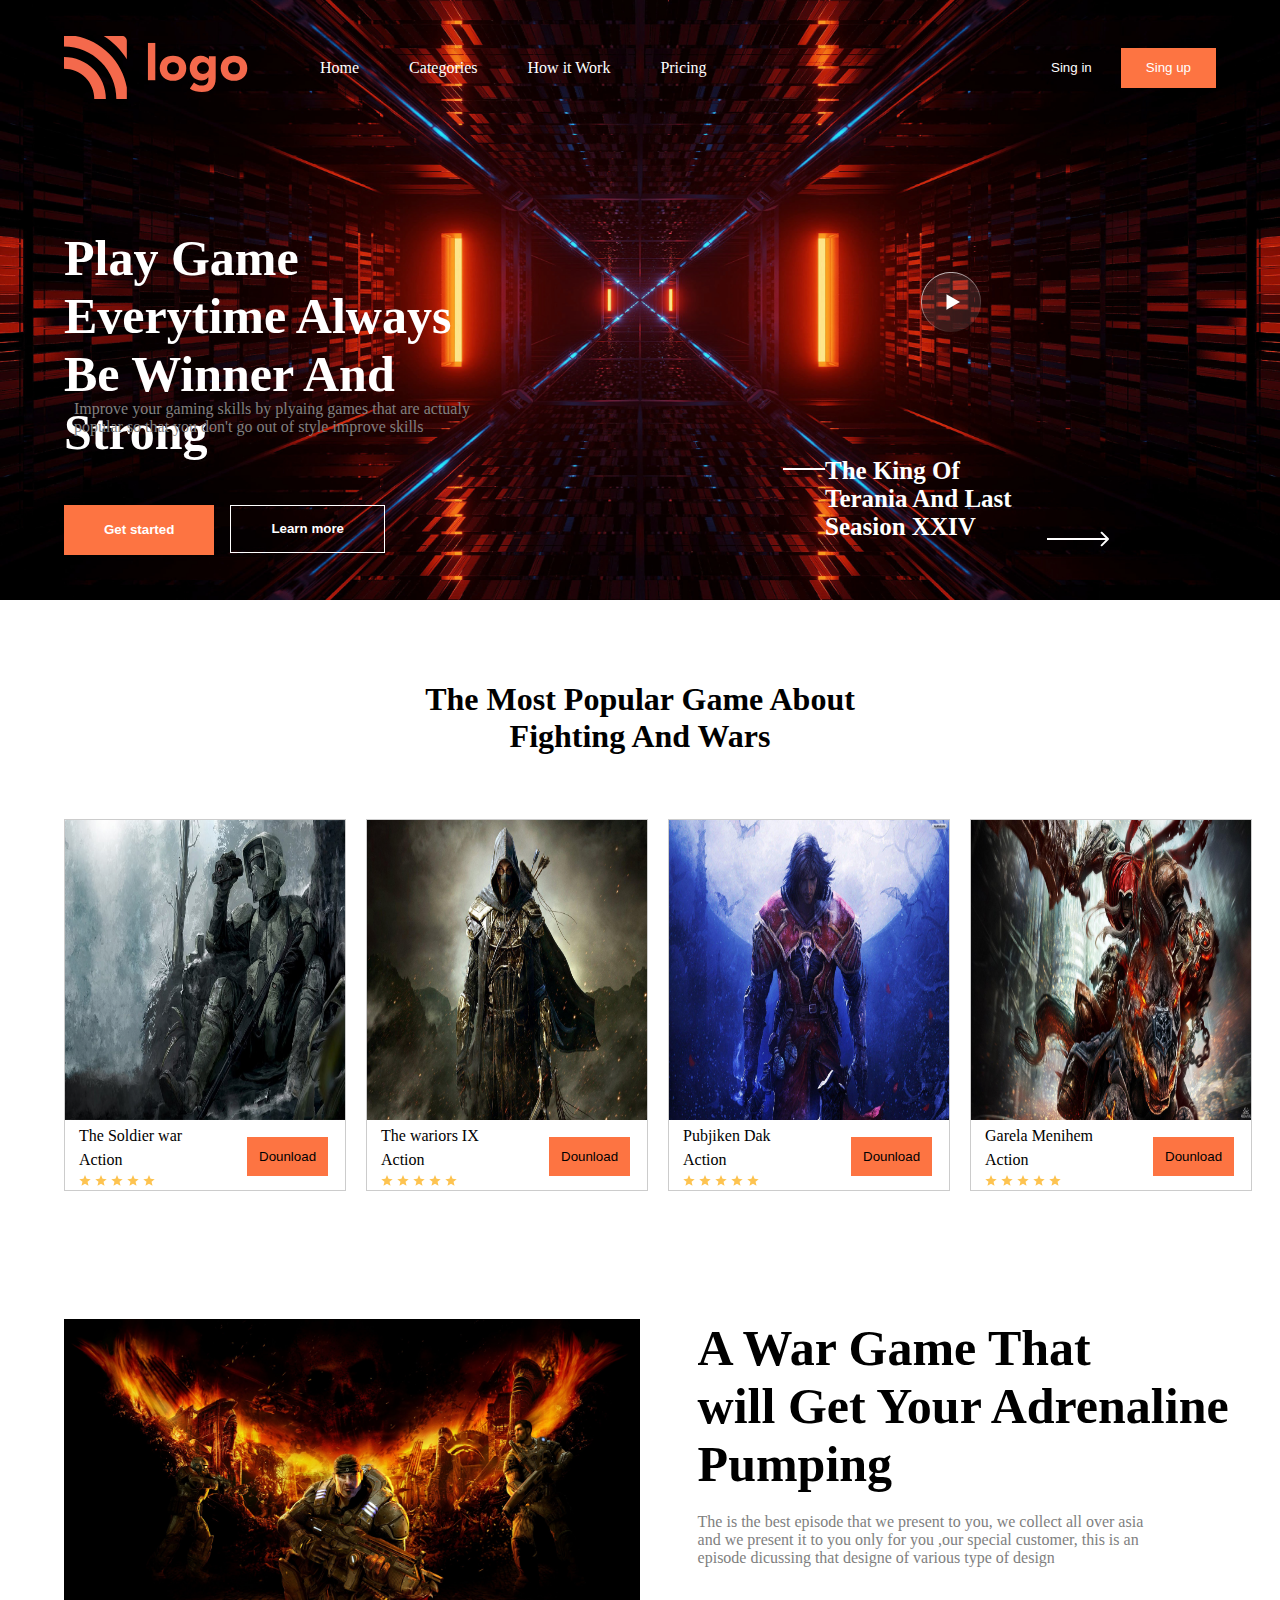
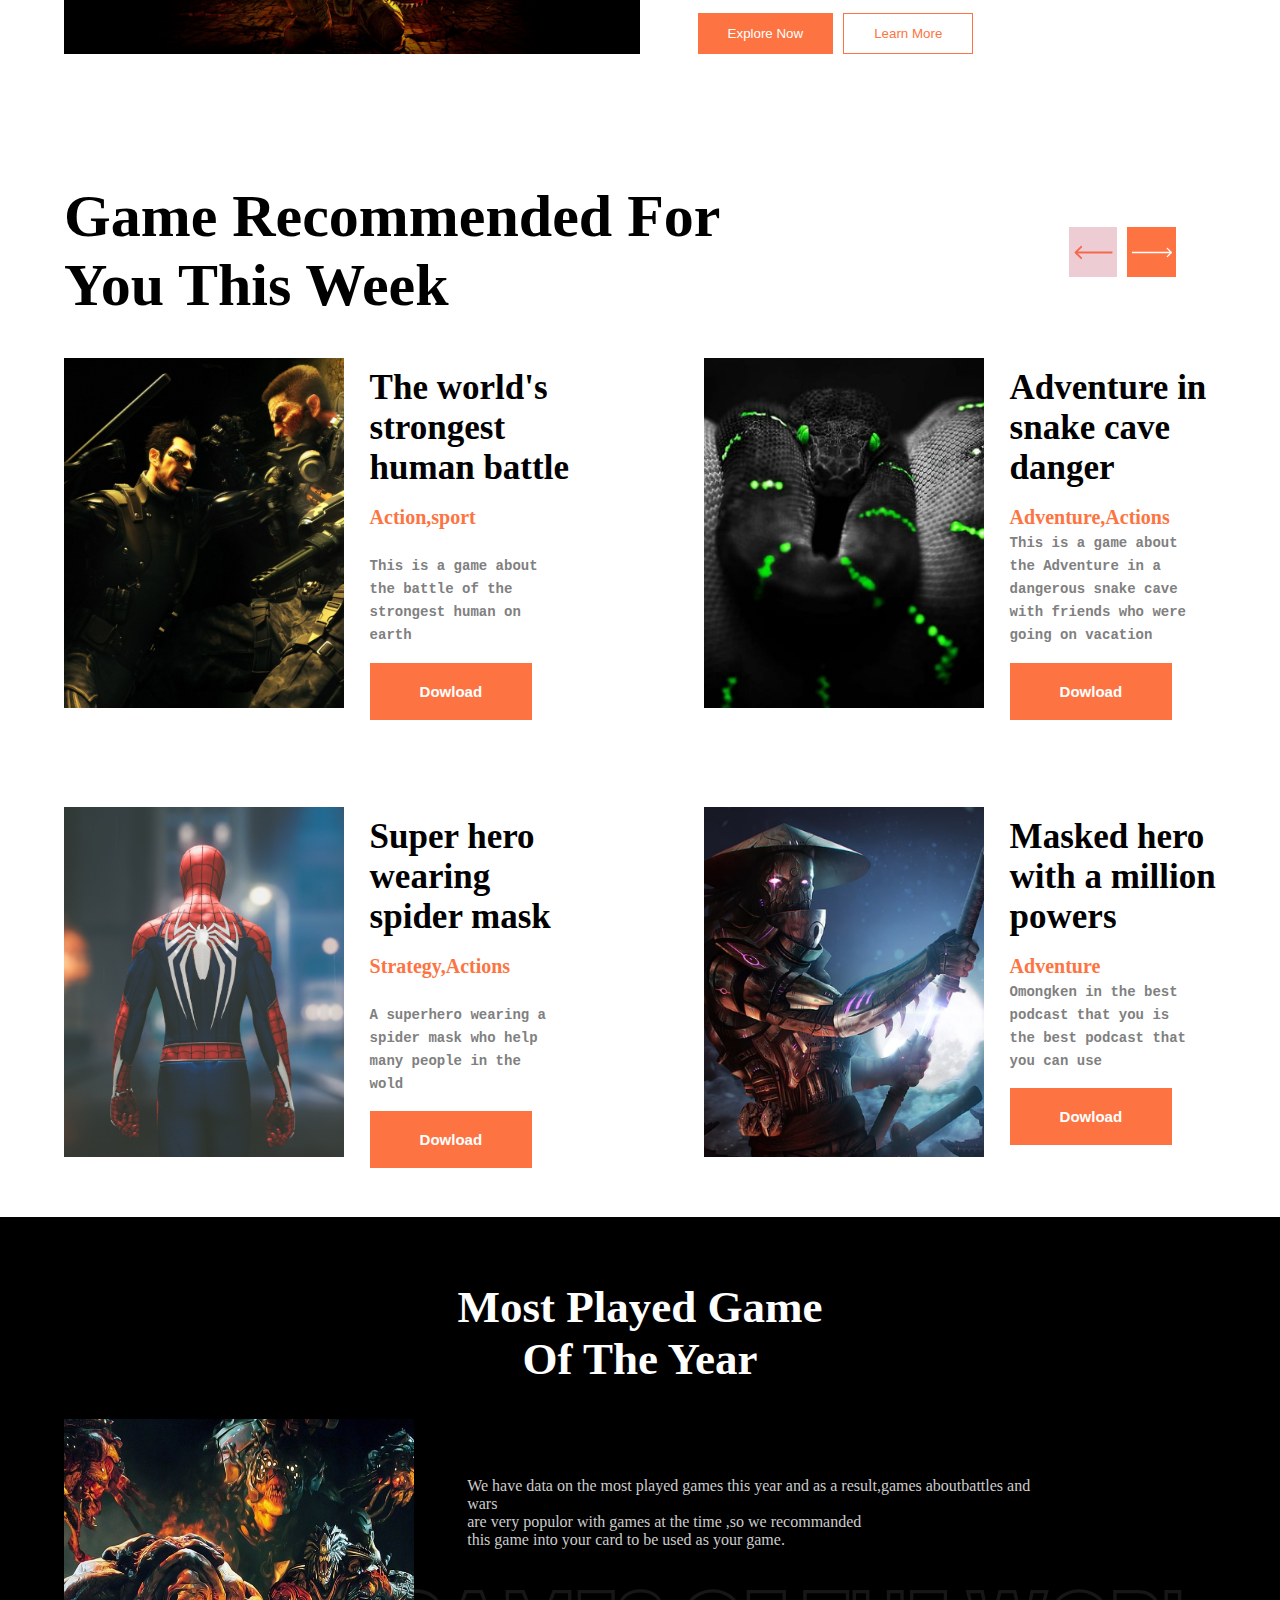
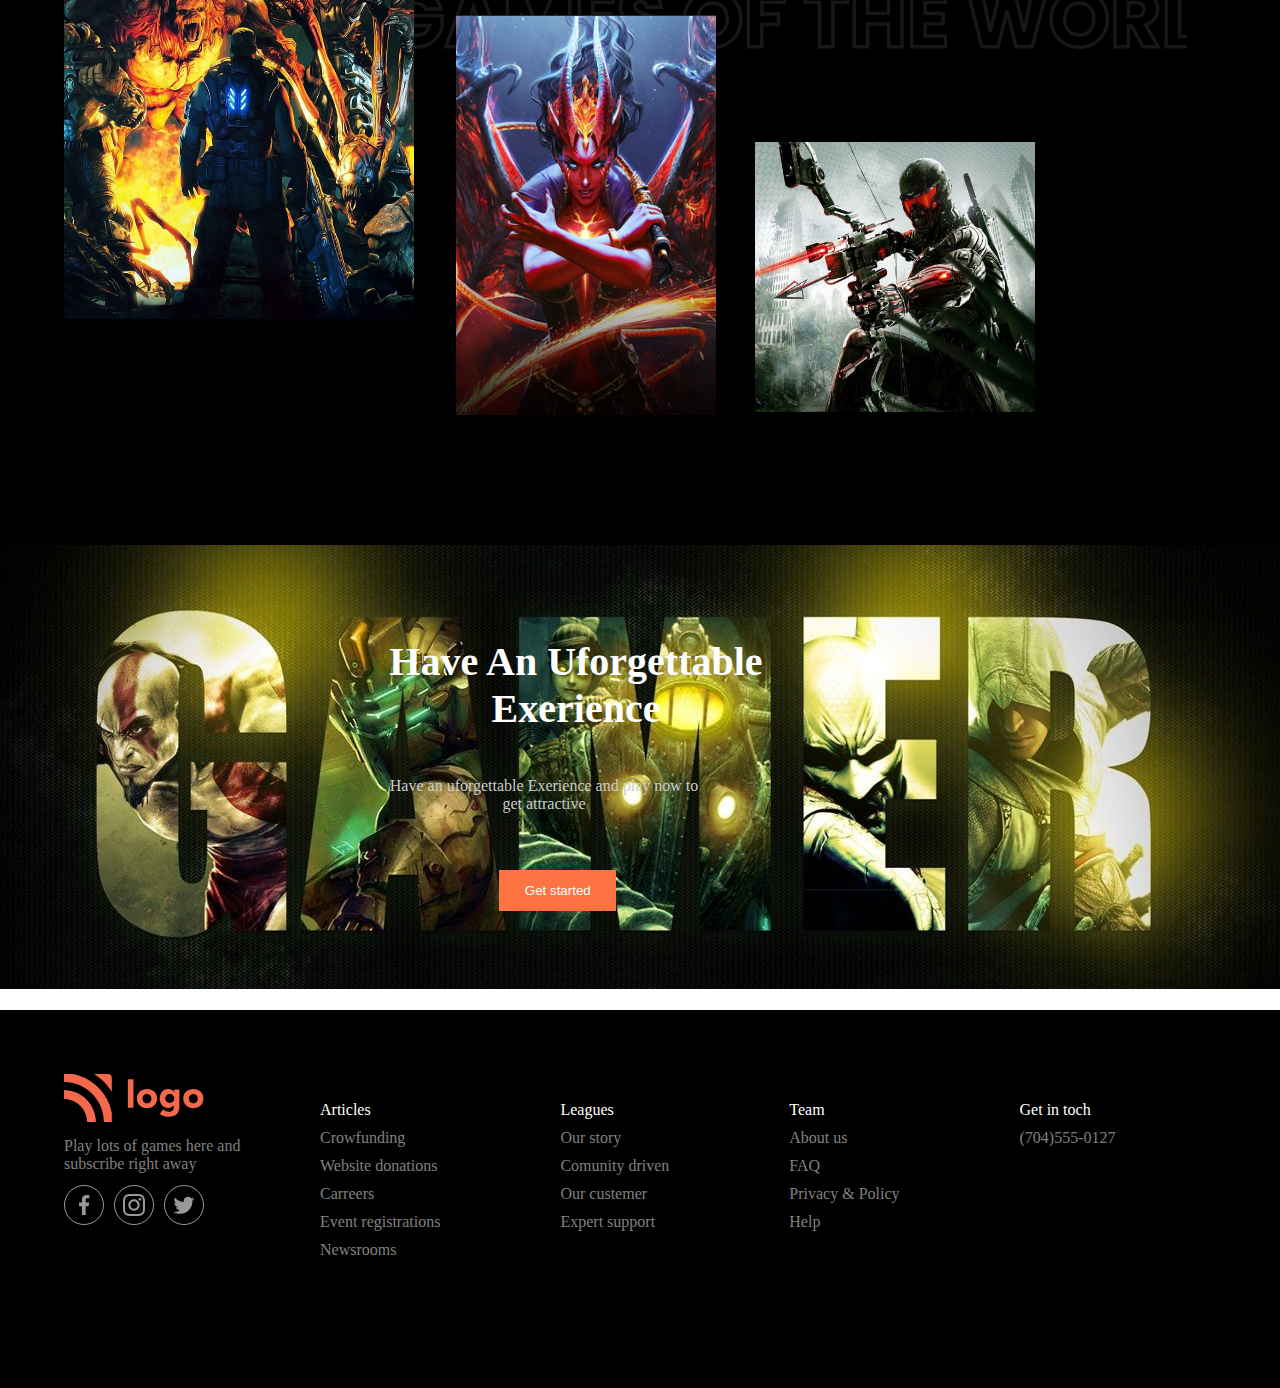
<file: 03_Project- Gaming Landing Page/Project 3- Gaming Landing Page/index.html>
<!DOCTYPE html>
<html lang="en">
  <head>
    <meta charset="UTF-8" />
    <meta http-equiv="X-UA-Compatible" content="IE=edge" />
    <meta name="viewport" content="width=device-width, initial-scale=1.0" />
    <link rel="stylesheet" href="./Style.css" />
    <title>Gaming Landing page</title>
  </head>
  <body>
    <img class="background" src="./Assets/Photos/futuristic-bg.png" alt="">
    <nav>
      <img src="./Assets/Icons/Logo.svg" alt="logo" />
      <ul>
        <li>Home</li>
        <li>Categories</li>
        <li>How it Work</li>
        <li>Pricing</li>
      </ul>
      <div>
        <button class="signin">Sing in</button>
        <button class="signup">Sing up</button>
      </div>
    </nav>
    <main>
      <!--left section-->
      <section class="leftsection">
        <h1>Play Game Everytime Always Be Winner And Strong</h1>
        <p>
          Improve your gaming skills by plyaing games that are actualy popular
          so that you don't go out of style improve skills
        </p>
        <div class="bottens">
          <button class="get">Get started</button>
          <button class="lern">Learn more</button>
        </div>
      </section>

      <!--right section-->
      <section class="rightsection">
        <img
          class="playbottom"
          src="./Assets/Icons/playButton.svg"
          alt="pay botton"
        />
        <div class="bottom">
          <img class="dash" src="./Assets/Icons/dash.svg" alt="dash" />
          <h1>The King Of Terania And Last Seasion XXIV</h1>
          <img
            class="rightarrow"
            src="./Assets/Icons/rightArrow.svg"
            alt="right arrow"
          />
        </div>
      </section>
    </main>

    <!--secound page-->
    <div class="secoundpage">
          <h1>The Most Popular Game About <br> Fighting And Wars</h1>
    </div>
     <div class="container">
         <div class="box">
          <img class="page2inmages" src="./Assets/Photos/image 2.png" alt="Image 1" />
          <p>The Soldier war</p>
          <p>Action</p>
          <div class="star">
          <img src="./Assets/Icons/Star 1.svg" alt="Image 1"/>
          <img src="./Assets/Icons/Star 1.svg" alt="Image 1" />
          <img src="./Assets/Icons/Star 1.svg" alt="Image 1" />
          <img src="./Assets/Icons/Star 1.svg" alt="Image 1" />
          <img src="./Assets/Icons/Star 1.svg" alt="Image 1" />
           <button class="dounload">Dounload</button>
          </div>
          </div>

          <div class="box">
          <img class="page2inmages" src="./Assets/Photos/image 4.png" alt="Image 1" />
          <p>The wariors IX</p>
          <p>Action</p>
         <div class="star">
          <img src="./Assets/Icons/Star 1.svg" alt="Image 1"/>
          <img src="./Assets/Icons/Star 1.svg" alt="Image 1" />
          <img src="./Assets/Icons/Star 1.svg" alt="Image 1" />
          <img src="./Assets/Icons/Star 1.svg" alt="Image 1" />
          <img src="./Assets/Icons/Star 1.svg" alt="Image 1" />
           <button class="dounload">Dounload</button>
          </div>
         </div>
       
        <div class="box">
          <img class="page2inmages" src="./Assets/Photos/image 3.png" alt="Image 1" />
          <p>Pubjiken Dak</p>
          <p>Action</p>
     <div class="star">
          <img src="./Assets/Icons/Star 1.svg" alt="Image 1"/>
          <img src="./Assets/Icons/Star 1.svg" alt="Image 1" />
          <img src="./Assets/Icons/Star 1.svg" alt="Image 1" />
          <img src="./Assets/Icons/Star 1.svg" alt="Image 1" />
          <img src="./Assets/Icons/Star 1.svg" alt="Image 1" />
           <button class="dounload">Dounload</button>
          </div>
          </div>

        <div class="box">
          <img class="page2inmages" src="./Assets/Photos/image 5.png" alt="Image 1" />
          <p>Garela Menihem</p>
          <p>Action</p>
     <div class="star">
          <img src="./Assets/Icons/Star 1.svg" alt="Image 1"/>
          <img src="./Assets/Icons/Star 1.svg" alt="Image 1" />
          <img src="./Assets/Icons/Star 1.svg" alt="Image 1" />
          <img src="./Assets/Icons/Star 1.svg" alt="Image 1" />
          <img src="./Assets/Icons/Star 1.svg" alt="Image 1" />
           <button class="dounload">Dounload</button>
          </div>
           </div>
        </div>
      </div>
    
         <!--3rd page-->
         <div class="thirdpage">
            <img src="./Assets/Photos/Rectangle 57.png" alt="">
            <div class="hero">
            <h1>A War Game That <br> will Get  Your Adrenaline <br> Pumping</h1>
            <p> The is the best episode that we present to you, we collect all over asia and we present it to you only for you ,our special customer, this is an episode dicussing  that designe of various type of design</p>
          <div class="botten">
          <button class="Explore">Explore Now </button>
          <button class="more">Learn More</button>
        </div>
        </div>
        </div>

        <!--Forth page-->
<div class="forth">
          <h1>Game Recommended For <br> You This Week</h1>
          <div class="arrowimage">
          <img class="left" src="./Assets/Icons/leftArrow.svg" alt=" leftarrow">
          <img class="right" src="./Assets/Icons/rightArrow.svg" alt="rightarrow">
          </div>
</div>
          <!--Main Part-->
<div class="mainsection">
           <div class="forthpage">
            <img src="./Assets/Photos/Rectangle 75.png" alt="">
            <div class="hero1">
            <h1 >The world's strongest human battle</h1>
            <p>Action,sport <br> <br> <samp>This is a game about the  battle of the strongest human on earth</samp></p>
            <div class="botten">
          <button class="download">Dowload </button>
          </div>
          </div>
          </div>

          <div class="forthpage">
            <img src="./Assets/Photos/Rectangle 76.png" alt="">
            <div class="hero1">
            <h1 >Adventure in snake cave danger</h1>
            <p>Adventure,Actions <br> <samp>This is a game about the Adventure in a dangerous snake cave with friends who were going on vacation</samp></p>
            
          <div class="botten">
          <button class="download">Dowload </button>
          </div>
          </div>
          </div>
</div>

        <!--Secound mainpart-->
<div class="secoundpart">
            <div class="forthpage">
            <img src="./Assets/Photos/Rectangle 77.png" alt="">
            <div class="hero1">
            <h1 >Super hero wearing spider mask</h1>
            <p>Strategy,Actions <br> <br> <samp>A superhero wearing a spider mask who help many people in the wold</samp></p>
            
          <div class="botten">
          <button class="download">Dowload </button>
         </div>
         </div>
         </div>

         <div class="forthpage">
            <img src="./Assets/Photos/Rectangle 78.png" alt="">
            <div class="hero1">
            <h1 >Masked hero with a million powers</h1>
            <p>Adventure  <br> <samp>Omongken in the best podcast that you is the best podcast that you can use</samp></p>
            
          <div class="botten">
          <button class="download">Dowload </button>
         </div>
         </div>
         </div>
</div>        
 <!--Fifth page-->
<div class="fifthpage">
        <h1>Most Played Game <br> Of The Year</h1>
        <div class="fifthmain">
          <img class="game0" src="./Assets/Icons/GAMES OF THE WORLD.svg" alt="">
        <img class="game1" src="./Assets/Photos/Rectangle 17.png" alt="">

        <p>We have data on the most played games this year and as a result,games aboutbattles and wars <br> are very populor with games at the time ,so we recommanded <br> this game into your card  to be used as your game.</p>
       
       <img class="game2" src="./Assets/Photos/Rectangle 18.png" alt="">
       <img class="game3" src="./Assets/Photos/Rectangle 90.png" alt="">
         </div>
</div>

<!--Sixth page-->
<div class="sixthpage">
 <img src="./Assets/Photos/Rectangle 606.png" alt="">
 <h1>Have An Uforgettable Exerience </h1>
 <p>Have an uforgettable Exerience and play now to get attractive</p>
 <button class="getbutton">Get started</button>
</div>

<!--seventh page-->
<section7>
  <div class="bottom-navbar">
    <img src="./Assets/Icons/Logo.svg" alt="Logo">
    <p>Play lots of games here and <br>subscribe right away</p>
    <ul class="brand-logos">
      <li><img src="./Assets/Icons/facebook.svg" alt="Brand 1"></li>
      <li><img src="./Assets/Icons/instagram.svg" alt="Brand 2"></li>
      <li><img src="./Assets/Icons/twitter.svg" alt="Brand 3"></li>
    </ul>

    <ul class="main-list">
      <li>
        Articles
        <ul class="child-list">
          <li>Crowfunding</li>
          <li>Website donations</li>
          <li>Carreers</li>
          <li>Event registrations</li>
          <li>Newsrooms</li>
        </ul>
      </li>
      <li>
        Leagues
        <ul class="child-list">
          <li>Our story</li>
          <li>Comunity driven</li>
          <li>Our custemer</li>
          <li>Expert support</li>
          
        </ul>
      </li>
      <li>
        Team
        <ul class="child-list">
          <li>About us</li>
          <li>FAQ</li>
          <li>Privacy & Policy</li>
          <li>Help</li>
          
        </ul>
      </li>
      <li>
        Get in toch
        <ul class="child-list">
          <li>(704)555-0127</li>
        </ul>
      </li>
    </ul>
  </div>
</section7>
</body>
</head>
</file>
<file: 01_Project- Credit Card Landing Page/style.css>
* {
    margin: 0;
    padding: 0;
}
body {
    max-width: 1440px;
    margin: auto;
    background-color: black;
    position: relative;
    
}
/* nav bar*/
nav {
    height: 15vh;
    display: flex;
    justify-content: space-between;
    align-items: center;
    padding: 0 5%;
  
}

nav ul {
    display: flex;
    align-items: center;
}

nav ul li {
    list-style: none;
    margin-right: 50px;
    font-weight: 300;
    color:aliceblue;
}

.eng {
    height: 40px;
    background: none;
    border-style: hidden;
    color: #ffffff;
}

.btn-pink{
    position: relative;
    top: 6px;
    left: 24px;
    
}

.contact {
    border-style: none;
    color: #ffffff;
    background: none;
    padding-top: 25px;
}

.bg-card{
    padding-left:30%; 
    height: 700px;  
    margin-top: -60px;
    position: absolute;
}
.front-card{
    padding-left:42.9%;
    height: 700px;
   position: absolute;
   padding-top: 60px;
}
/* Main section*/
.hero h1{
    padding:0 5% ;
    color:#ffffff;
    font-size: 85px;
    padding-top:8%;
}

.hero span{
    color: rgb(241, 78, 214);
}

.hero p{
    color: rgb(99, 101, 104);
    padding: 0 5%;
    padding-top: 6%;
    font-size: 20px;
    font-weight: 500;
}

.get-st{
    padding: 8% 5%;
}

.get-st button{
    background:none;
    color: #ffffff;
    border: hidden;
    font-size: 20px;
    position: relative;
    left: -30px;
    top: 0px;
}
.bg-pink{
    height: 25px;
    width: 60px;
}

.get-started{
   top:-5px;
   position: relative;
}

.Users ul{
    color: #ffffff;
   padding: 1% 5%;
   display: flex;
   list-style: none;
   margin-bottom:8%;
}

.Users ul h1 {
    font-size: 60px;
}
.vector-logo{
    padding-right: 2%;
}

.Users ul p{
   font-size: 18px;
}

.Users ul span{
   color: rgb(241, 78, 214);
   font-size: 50px;
   font-weight: 800;
}

.Users ul li{
    display: flex;
    align-items: center;
    margin-right: 25px;
}
/* 1st page bottom */
.bottom{
    padding: 5% 10%;
    display: flex;
    justify-content: space-between;
    background-color: rgb(29, 29, 29);
}

/* 2end page*/
.payment-service{
  color: #ffffff;
  padding: 8% 5%;
    display: flex;
}
.payment-service h1{
    font-size: 60px;
}
.payment-service span{
    color: rgb(241, 78, 214);
}
.payment-service p{
    font-size: 25px;
    padding:5% 0%;
   color: rgb(167, 165, 165);
}

/* 2end page1.1*/

.transaction-box ul {
    display: flex;
    justify-content: space-between;
    padding: 3% 8%;
    margin-bottom: 5%;
 
    
}
.box{
    border:1px solid rgb(251, 247, 247);
    background-color: rgb(45, 43, 43);
    width: 350px;
    height: 310px;
 
}
.box img{
    padding: 3% 22%;
}
.box p {
    padding: 3%;
    font-size: 20px;
    color: #ffffff;
    padding-left: 25%;
}
.box2{
    border: 1px solid rgb(251, 247, 247);
    background-color: rgb(96, 94, 94);
    width: 350px;
    height: 310px;
    position: relative;
   top: -60px;
}
.box2 img {
    padding: 3% 22%;
}

.box2 p {
    padding: 3%;
    font-size: 20px;
    color: #ffffff;
    padding-left: 25%;
}

/*3rd page*/
.card-choice{
    padding: 5% 5%;
    background-color: #f5eef3;
    color: black;
    text-align: center;
}
.card-choice h1{
    font-size: 70px;
    width: 65%;
    padding-left: 20%;
}
.card-choice span{
    color: rgb(241, 78, 214);

}
.card-choice p{
    font-size: 20px;
    font-weight: 500;
    width:45%;
    padding-top: 5%;
    padding-left: 30%;
}
.card-choice img{
    margin-top: -25px;
    margin-bottom: -10%;
   
}
 
/*4th page*/
.features{
    padding: 5% 5%;
    text-align: center;
    color:#ffffff;

}
.features h1{
    font-size:70px;
    width: 70%;
    padding-left: 15%;
}
.features span{
    color: rgb(241, 78, 214);
}
.features p{
    font-size:20px;
    margin: 5%;
    width: 40%;
    padding-left: 25%;
}
.feature-box ul {
    color: #ffffff;
    padding: 0% 10%;
    display: flex;
    justify-content: space-between;
    list-style: none;
    margin-bottom: 6%;
}

.first-box {
    background-color: rgb(80, 79, 72);
}

.feature-box ul li{
    border:1px solid whitesmoke;
    width: 450px;
    padding:1% 2%;
    font-size: 18px;
}

.para2{
    padding-top: 6%;
    }
.para1{

    padding-top: 5%;
}

.other-box{
    background-color: rgba(18, 18, 20, 0.954);
}


/*5th page*/

.reactangle1 {
    position: absolute;
    width: 1349px;
}
.reactangle2{
    position: absolute;
    width: 1349px;
}
.Diamond-left{
    position: absolute;
    padding-left: 55%;
}
.Diamond-right {
    position: absolute;
   
}
.fifth-page {
     display: flex;
    justify-content: center;
    padding-top: 10%;
}
.fifth-page h1{
    color: #ffffff;
    position: absolute;
    padding-top: 10%;
    font-size: 70px;
    width: 60%;
}
.fifth-page span{
    color: rgb(31, 14, 26);
}
.get-started1{
    padding-top: 25%;

}
.get-started1 button {
    background: none;
    color: #ffffff;
    border: hidden;
    font-size: 20px;
    position: relative;
    left: -30px;
    top: -5px;
    font-weight: 700;
}

.bg-pink1 {
    height: 25px;
    width: 60px;
}

.get-started1 {
    top: -5px;
    position: relative;
    margin-bottom: 5%;
}
/*bottom nav*/
.bootom-nav {
    display: flex;
    padding: 10% 5%;
}

.bootom-nav ul {
    color: #ffffff;
    display: flex;
    justify-content: center;
    align-items: center;
    margin-right: 10px;
    margin-left: 20%;
}

.bootom-nav ul li {
    list-style: none;
    margin-right: 60px;
}
</file>
<file: 02_Project- Hosting Site Landing Page/Style.css>
* {
    margin: 0;
    padding: 0;
 
    /* Search */
}

body {

    max-width: 1440px;
    margin: auto;
    background-color: black;
    position: relative;
}

nav {
    height: 15vh;
    display: flex;
    justify-content: space-between;
    align-items: center;
    padding: 0 5%;
}

nav ul {
    display: flex;
    align-items: center;
   
}

nav ul li {
   
    margin-right: 50px;
    font-weight: 300;
    color: aliceblue;
    font-size: 18px;
    list-style: none;
}
nav button {
    color: white;
    background-color: rgb(43, 136, 217);
    padding: 13px 40px;
    border: none;
    border-radius: 20px;
    font-size: 15px;
    top: 10px;
}

/* left section */
   .banner-container {
    padding:5% 5%;
}

.banner-container h1 {
    font-size: 70px;
    color: white;
  
}

.banner-container span {
    color:rgb(43, 136, 217);
    font-style: italic;
}

.banner-container p {
    color: rgb(103, 101, 101);
    margin: 2% 0%;
    font-size: 20px;
}

.button1 {
    color: white;
    background-color: rgb(43, 136, 217);
    padding: 15px 30px;
    border: none;
    border-radius: 25px;
    font-size: 15px;
    margin-top: 20px;
}

.button2{
    color: white;
    background-color: black;
    padding: 15px 30px;
    border:solid 1px;
    border-radius: 25px;
    font-size: 15px;
    margin-top: 20px;
    margin-left: 15px;

}
/* right section */
.right-image{
    position:relative;
    left: 55%;
    margin-top:-35%;
    width: 500px;
    margin-bottom: 7%;
}

 /*firt page bottam*/
.Image{
     background-color: rgb(46, 43, 43);
}

.logo ul {
    background-color: rgb(37, 37, 37);
    height: 22vh;
    display: flex;
    align-items: center;
    justify-content:center;
    gap:8%;
    list-style: none;
 }


/* second page */
.container2{
    background-color: white;

}
.container2 h1{
    padding-top:8%;
    font-size:60px;
    padding-left: 20%;
}
.container2 p{
    color: rgb(64, 63, 63);
    font-size: 20px;
    text-align: center;
    padding-top: 2%;
           
}
.box {
    display: flex;
    align-items: center;
    padding: 10% 5%;
    justify-content: space-between;
    
}

 .subbox {
    background-color: white;
    border: solid 2px rgb(223, 221, 221);
    width:300px;
    padding:3%;
    border-radius: 25px;
  
}

.subbox img{
    padding-left:30%;
    padding-bottom: 8%;
}

.subbox h1{
    font-size:30px;
    width:300px;
    padding:3% 4%;
  
}

.subbox p{
    color: rgb(77, 78, 79);
    font-size: 18px;
    padding: 5%;
}

.subbox2 {
    background-color:black;
    border: solid 2px black;
    width: 300px;
    padding: 3%;
    border-radius: 25px;
    margin-top: -12%;

}
.subbox2 h1 {
    font-size: 30px;
    width: 300px;
    padding: 3% 4%;
    color: #ffffff;
}

.subbox2 p {
    color: rgb(182, 183, 183);
    font-size: 16px;
    padding: 5%;
}

.subbox2 img {
    padding-left:35%;
    padding-bottom: 8%;
}

/* 3rd page start from here*/

.container3  h1 {
    font-size:50px;
   padding-left: 5%;
   padding-bottom: 5%;
   margin-top: -10%;
   display: flex;
}
.main3{
    display: flex;
 padding-bottom: 10%;
}
.left ul li:first-child {
    background-color:rgb(48, 152, 217);
}
.left ul li:first-child p{
    color: #ffffff;
}
.left ul li {
    display: flex;
    background-color:#ffffff;
    border-radius: 40px;
    border: 1px solid rgb(212, 210, 210);
    width: 250%;
    justify-content: space-between;
    align-items:center;
    margin-top:10%;
}

.left ul{
margin-left: 20%;

}
.left ul li p{
padding: 1% 5%;
    color: black;
    font-weight: 500;
}

.left ul li img{
    height: 25px;
        padding: 4% 5%;

}
.right {
    left: 38%;
    border: 1px solid black;
    border-radius: 25px;
    width:30%;
    background-color: black;
    color: rgb(225, 223, 223);
    position: relative;
   font-size: small;
    padding:1% 0%;
 
}
.right ul li {
    border: 1px solid black;
    border-radius: 50px;
    width: 85%;
    padding:4% 4% ;
    background-color: rgb(49, 49, 49); 
    display: flex;
    align-items: center;
    margin: 2% 2%;
}

/*  4th page */
.container4{
  background-color: black;
  color: #ffffff;
  display: flex;
  justify-content: space-between;
}
.container4 h1{
    padding: 5% 0%;
  text-align: center;
  font-size: 50px;
}
.arrow{
    padding: 3% 7%;
}
.Cards{
    padding:5% 6%;
    display: flex;
    gap: 1%;
}
/* cards*/
.regular-card{
    border: 1px  beige;
    color:black;
    background-color: #ffffff;
    border-radius: 25px;
    padding: 2% 2%;
    width: 400px;

}
.regular-card h2 {
   font-size: 40px;
}

.regular-card h1 span {
    color: rgb(207, 204, 204);
    font-size: 35px;
}
.regular-card p {
    font-size: 18px;
    text-align: start;
    color: black;
    padding-top: 3%;
}
.regular-card ul {
    padding-top: 7%;
}
.regular-card ul li {
   display: flex;
   align-items: center;
   padding: 2% 0%;
   font-weight: 500;
   list-style: none;
}
.regular-card ul li p{
    align-items: center;
    padding: 2% 5%;
    color: black;
}
.regular-card button{
    border: none;
    padding: 5% 42%;
    background-color: rgb(73, 168, 227);
    color: #ffffff;
    margin-left: 2%;
    border-radius: 25px;
    margin-top: 7%;
}

/*standerd card*/
.Standard-card {
    border: 1px  beige;
    color:#ffffff;
    background-color:rgb(48, 152, 217);
    border-radius: 25px;
    padding: 2% 2%;
    margin-left: 2%;
    width: 400px;
}

.Standard-card h2 {
    font-size: 40px;
}

.Standard-card h1 span {
    color: rgb(207, 204, 204);
    font-size: 35px;
}
.Standard-card p {
    font-size: 18px;
    text-align: start;
    color: #ffffff;
    padding-top: 3%;
}

.Standard-card ul {
    padding-top: 7%;
}

.Standard-card ul li {
    display: flex;
    align-items: center;
    padding: 2% 0%;
    font-weight: 500;
    list-style: none;
}

.Standard-card ul li p {
    align-items: center;
    padding: 2% 5%;
    color:#ffffff;
    
}

.Standard-card button {
    border: none;
    padding: 5% 42%;
    background-color:#ffffff;
    color:rgb(48, 152, 217);
    margin-left: 2%;
    border-radius: 25px;
    margin-top: 7%;
}

/*Preminum*/
.preminum-card {
    border: 1px beige;
    color: black;
    background-color: #ffffff;
    border-radius: 25px;
    padding: 2% 2%;
    margin-left: 2%;
    width: 400px;
}

.preminum-card h2 {
    font-size: 40px;
}
.preminum-card h1 span {
    color: rgb(207, 204, 204);
    font-size: 35px;
}
.preminum-card p {
    font-size: 18px;
    text-align: start;
    color: black;
    padding-top: 3%;
}
.preminum-card ul {
    padding-top: 7%;
}
.preminum-card ul li {
    display: flex;
    align-items: center;
    padding: 2% 0%;
    font-weight: 500;
    list-style: none;
}
.preminum-card ul li p {
    align-items: center;
    padding: 2% 5%;
    color: black;
}
.preminum-card button {
    border: none;
    padding: 5% 42%;
    background-color: rgb(48, 152, 217);
    color: #ffffff;
    margin-left: 2%;
    border-radius: 25px;
    margin-top: 7%;
}

/*  4th page */
.container5{
    display: flex;
    color:black;
    padding:5% 5%;
    background-color: #ffffff;
}
.container5 h1{
    font-size: 60px;
  }
.container5 p{
   padding-left: 30%;
   width: 30%;
}
.main-box{
    background-color: #ffffff;
    display: flex;
    justify-content: space-between;
    padding:0% 5%;
    padding-bottom: 7%;
}
/*back-box*/
.black-box{
    border: 1px black solid;
    border-radius: 20px;
    width: 48%;
    background-color: black;
    color: #ffffff;
   
}
.black-box ul{
    padding: 2% 4%;
}

.black-box ul li {
    padding: 2% 0%;
    list-style: none;
    font-size: 18px;
}
.black-box ul p{
    font-weight: 500;
    font-size: 20px;
}

.black-box img{
    padding:4% 0%;
}
/*white-box*/

.white-box {
    border: 1px rgb(174, 173, 173) solid;
    border-radius: 20px;
    width: 48%;
    background-color:#ffffff;
    color: black;

}
.white-box ul {
    padding: 2% 4%;
}

.white-box ul li {
    padding: 2% 0%;
    list-style: none;
    font-size: 18px;
}

.white-box ul p {
    font-weight: 500;
    font-size: 20px;
}

.white-box img {
    padding: 4% 0%;
}

/*fifth-page*/
.container6{
    background-color: black;
    padding: 3% 5%;
}
.sign-up ul{
     display: flex;
     border: 1px  black;
     padding: 3% 3%;
     justify-content: space-between;
     border-radius: 25px;
     align-items: center;
     background-color: rgb(57, 57, 57);
     margin-bottom: 7%;
}
.sign-up h1 {
    padding-bottom: 5%;
    color: #ffffff;
    text-align: center;
    font-size: 60px;
    width: 80%;
    padding:5% 10%;
}
.sign-up ul input {
    border: 1px  black;
    padding: 6% 10%;
    border-radius: 25px;
    width: 250px;
    background-color: rgb(72, 71, 71);
    color: rgb(210, 208, 208);
}
.sign-up ul li {
    list-style:none;
}
.sign-up ul button{
    border: 1px ;
    padding: 10% 10%;
    border-radius: 25px;
    width: 150px;
    background-color: rgb(48, 152, 217);
    color: #ffffff;
}
.custom-line {
    border: none;
    border: 1px solid rgb(237, 233, 233);
}
.Bottom{
    color: #ffffff;
    padding: 4% 10%;

}
.main-list{
    display: flex;
    justify-content: space-between;
   
}
.main-list li{
    list-style: none;
    font-size: 22px;
}

.child-list li {
    font-size: 18px;
    padding: 5% 0%;
}
.line{
    padding:3% 5%;
}
.logo{
    padding: 0% 5%;
    padding-bottom: 5%;
}

/*end*/
</file>
<file: 04_Project- Real Estate Landing Page/style.css>
* {
    margin: 0;
    padding: 0;
 
}

body {
    max-width: 1440px;
    margin: auto;
    /*need to learn more*/
    position: relative;
    background-color: rgb(242, 247, 248);
}
/* First page*/
.background {
    height: 600px;
    width: 100%;
    width: 100%;
    position: relative;
}

/* nav bar*/
nav {
    height: 15vh;
    display: flex;
    justify-content: space-between;
    align-items: center;
    padding: 0 5%;
    position: absolute;
    top: 0px;
    width: 90%;
}

nav img {
    height: 7vh;
}

nav ul {
    display: flex;
    align-items:center;
    position: absolute;
    left: 60%;
}

nav ul li {
    list-style: none;
    margin-right: 50px;
    font-weight: 300;
    color: #ffffff;
    font-size: 20px;
}

.Main{
    position:absolute;
    padding: 10% 5%;
    top: 50px;
   
} 
.Main h1{
    font-size: 50px;
    color: aliceblue;
    width: 40%;
}
.Main p{
    color: #ffffff;
    padding: 3% 0%;

}
.lern{
    padding: 15px 35px;
    border-radius: 50px;
    border: hidden;
    background-color:rgb(121, 86, 226);
    color: #ffffff;
}
.logobox{
     
     background-color: aliceblue;
     width:100%;
     border-radius: 20px;
     padding:10px;
     margin-left: 4%;
     margin-top: 120px;
     padding-left: 70px;
     background-color: #ffffff;
}

.logobox img{
    margin-right: 60px;
    padding:25px ; 
    border-radius:25px;
    height: 20px;
}

/*secoud page */
.secoundpage{
    position: relative;
    padding: 0% 5%;
   
}

.secoundpage h1{
    position: absolute;
    padding-top: 8%;
    font-size: 50px;
    left: 40%;
}

.secoundpage h1 span{
    position: absolute;
    left: 10%;
}

.product-image{
    position: absolute;
    padding-top: 20%;
    left: 12%;
}

.product-image img{
    width: 330px;
    height: 350px;
    position: relative;
    border-radius: 20px;
}

.product-info{
    position: absolute;
    left: 8%;
    border: 1px ;
    background-color: #ffffff;
    width: 70%;
    border-radius: 15px;
    bottom: -30px;
    padding: 3% 7%;
}

.product-info button{
    position: absolute;
    left: 60%;
    bottom: 20px;
    padding: 3% 10%;
    border-radius: 50px;
    border: hidden;
    background-color:rgb(121, 86, 226);
    color: #ffffff;

}

.product-info p{
    color:rgb(121, 86, 226);
    font-weight: 800;
}
 .product-image2 {
    position: absolute;
    padding-top: 22%;
    left: 39%;
}

.product-image2 img {
    width: 330px;
    height: 350px;
    position: relative;
    border-radius: 20px;
}

.product-info2 {
    position: absolute;
    left: 8%;
    border: 1px;
    background-color: #ffffff;
    width: 70%;
    border-radius: 15px;
    bottom: -30px;
    padding: 3% 7%;
}

.product-info2 button {
    position: absolute;
    left: 60%;
    bottom: 20px;
    padding: 3% 10%;
    border-radius: 50px;
    border: hidden;
    background-color:rgb(121, 86, 226);
    color: #ffffff;

}

.product-info2 p {
    color: rgb(121, 86, 226);
    font-weight: 800;
}

.product-image3 {
    position: absolute;
    padding-top: 24%;
    display: flex;
    left: 66%;
}

.product-image3 img {
    width: 330px;
    height: 350px;
    position: relative;
    border-radius: 20px;

}

.product-info3 {
    position: absolute;
    left: 8%;
    border: 1px;
    background-color: #ffffff;
    width: 70%;
    border-radius: 15px;
    bottom: -30px;
    padding: 3% 7%;
}

.product-info3 button {
    position: absolute;
    left: 60%;
    bottom: 20px;
    padding: 3% 10%;
    border-radius: 50px;
    border: hidden;
    background-color:rgb(121, 86, 226);
    color: #ffffff;

}

.product-info3 p {
    color:rgb(121, 86, 226);
    font-weight: 800;
}

.product-image4 {
    position: absolute;
    padding-top: 59%;
    left: 12%;
}

.product-image4 img {
    width: 330px;
    height: 350px;
    position: relative;
    border-radius: 20px;
}

.product-info4 {
    position: absolute;
    left: 8%;
    border: 1px;
    background-color: #ffffff;
    width: 70%;
    border-radius: 15px;
    bottom: -30px;
    padding: 3% 7%;
}

.product-info4 button {
    position: absolute;
    left: 60%;
    bottom: 20px;
    padding: 3% 10%;
    border-radius: 50px;
    border: hidden;
    background-color:rgb(121, 86, 226);
    color: #ffffff;

}

.product-info4 p {
    color:rgb(121, 86, 226);
    font-weight: 800;
}

.product-image5 {
    position: absolute;
    padding-top: 57%;
    left: 39%;
}

.product-image4 {
    position: absolute;
    padding-top: 59%;
   left: 12%;
}

.product-image4 img {
    width: 330px;
    height: 350px;
    position: relative;
    border-radius: 20px;
}

.product-info4 {
    position: absolute;
    left: 8%;
    border: 1px;
    width: 70%;
    background-color: #ffffff;
    border-radius: 15px;
    bottom: -30px;
    padding: 3% 7%;
}

.product-info4 button {
    position: absolute;
    left: 60%;
    bottom: 20px;
    padding: 3% 10%;
    border-radius: 50px;
    border: hidden;
    background-color:rgb(121, 86, 226);
    color: #ffffff;

}

.product-info4 p {
    font-weight: 800;
}

.product-image5 {
    position: absolute;
    padding-top: 57%;
    left: 39%;

}

.product-image5 img {
    width: 330px;
    height: 350px;
    position: relative;
    border-radius: 20px;

}

.product-info5 {
    position: absolute;
    left: 8%;
    border: 1px;
    width: 70%;
    background-color: #ffffff;
    border-radius: 15px;
    bottom: -30px;
    padding: 3% 7%;
}

.product-info5 button {
    position: absolute;
    left: 60%;
    bottom: 20px;
    padding: 3% 10%;
    border-radius: 50px;
    border: hidden;
    background-color:rgb(121, 86, 226);
    color: #ffffff;

}

.product-info5 p {
    color:rgb(121, 86, 226);
    font-weight: 800;
}


.product-image6 {
    position: absolute;
    padding-top: 55%;
    left: 66%;
}

.product-image6 img {
    width: 330px;
    height: 350px;
    position: relative;
    border-radius: 20px;

}

.product-info6 {
    position: absolute;
    left: 8%;
    border: 1px;
    width: 70%;
    background-color: #ffffff;
    border-radius: 15px;
    bottom: -30px;
    padding: 3% 7%;
}

.product-info6 button {
    position: absolute;
    left: 60%;
    bottom: 20px;
    padding: 3% 10%;
    border-radius: 50px;
    border: hidden;
    background-color: rgb(121, 86, 226);
    color: #ffffff;

}

.product-info6 p {
    color: rgb(121, 86, 226);
    font-weight: 800;
}

.product2 {
    display: flex;
    flex-wrap: wrap;

}

.product-image7 {
    position: absolute;
    padding-top: 90%;
    left: 12%;
}

.product-image7 img {
    width: 330px;
    height: 350px;
    position: relative;
    border-radius: 20px;
}

.product-info7 {
    position: absolute;
    left: 8%;
    border: 1px;
    background-color: #ffffff;
    width: 70%;
    border-radius: 15px;
    bottom: -30px;
    padding: 3% 7%;
}

.product-info7 button {
    position: absolute;
    left: 60%;
    bottom: 20px;
    padding: 3% 10%;
    border-radius: 50px;
    border: hidden;
    background-color:rgb(121, 86, 226);
    color: #ffffff;
}

.product-info7 p {
    color: rgb(121, 86, 226);
    font-weight: 800;
}

.product-image8 {
    position: absolute;
    padding-top: 92%;
    left: 39%;
}

.product-image8 img {
    width: 330px;
    height: 350px;
    position: relative;
    border-radius: 20px;
}

.product-info8 {
    position: absolute;
    left: 8%;
    border: 1px;
    background-color: #ffffff;
    width: 70%;
    border-radius: 15px;
    bottom: -30px;
    padding: 3% 7%;
}

.product-info8 button {
    position: absolute;
    left: 60%;
    bottom: 20px;
    padding: 3% 10%;
    border-radius: 50px;
    border: hidden;
    background-color:rgb(121, 86, 226);
    color: #ffffff;

}

.product-info8 p {
    color: rgb(121, 86, 226);
    font-weight: 800;
}


.product-image9 {
    position: absolute;
    padding-top: 94%;
    display: flex;
    align-items: flex-end;
    left: 66%;
}

.product-image9 img {
    width: 330px;
    height: 350px;
    position: relative;
    border-radius: 20px;

}

.product-info9 {
    position: absolute;
    left: 8%;
    border: 1px;
    background-color: #ffffff;
    width: 70%;
    border-radius: 15px;
    bottom: -30px;
    padding: 3% 7%;
}

.product-info9 button {
    position: absolute;
    left: 60%;
    bottom: 20px;
    padding: 3% 10%;
    border-radius: 50px;
    border: hidden;
    background-color:rgb(121, 86, 226);
    color: #ffffff;

}

.product-info9 p {
    color:rgb(121, 86, 226);
    font-weight: 800;
}

/*third page */
.Thircontainer{
    position: relative;
    margin-top: 1800px;
}
.featuresImage1{
    position: absolute;
    width:505px;
    height: 480px;
    border-radius: 25px;
    left: 10.4%;
    top: -40px;
}
.main-right3{
    position: absolute;
    left: 60%;
    top: 100px;

}
.main-right3 h1{
    font-size: 50px;
}
.main-right3 p{
    padding-top: 10%;
}
.main-right3 button{
   padding: 15px 30px;
   border-radius: 25px;
   margin-top:10%;
   border: hidden;
   background-color: rgb(121, 86, 226);
   color: #ffffff;
   font-weight: 600;
}

/*Forth page */
.forthcontainer{
    position: relative;
    margin-top: 10%;
  
}
.featureImageBg2{
    position: relative;
    left: 48%;
}
.featuresImage2{
    position: absolute;
    width: 505px;
    height: 480px;
    border-radius: 25px;
    left: 52%;
    top: -40px;
}
.main-left4{
    position: absolute;
    left: 12%;
    top: 100px;

}
.main-left4 h1{
    font-size: 50px;
}

.main-left4 p{
    padding-top:10%;
}
.main-left4 button{
    padding: 15px 30px;
    border-radius: 25px;
    margin-top: 10%;
    border: hidden;
    background-color: rgb(121, 86, 226);
    color: #ffffff;
    font-weight: 600;
}

/*Fifth page */
.fifthcontainer{
    position: absolute;
    border:1px solid black;
    left: 7%;
    margin-top:8%;
    width: 790px;
    padding: 5% 10%;
    border-radius: 70px;
    background-color:rgb(121, 86, 226) ;
    color:aliceblue;
    padding-left: 22%;

}
.fifthcontainer h1{
    font-size: 50px;
}
.fifthcontainer p{
    padding-top: 5%;
    padding-left: 7%;
}
.fifthcontainer input{
    margin-top: 5%;
    padding: 2% 7% ;
    width: 30%;
    border-radius: 50px;
    border: hidden;
    background-color:rgb(101, 65, 207) ;
    color:#ffffff;
    font-weight: 600;
    margin-left:8%;
    background-image: url('./Icons/mail.png');
    background-repeat: no-repeat;
    background-position:20px;
    background-size: 20px;
}

.fifthcontainer button{
    padding: 2% 5%;
    border-radius: 50px;
    border: hidden;
    color:rgb(101, 65, 207) ;
    margin-left: 1%;
}
/*six page */
section6 .bottom-navbar {
    color: gray;
    padding: 0% 15%;
    align-items: center;
    position: relative;
    font-size: 16px;
    height: 250px;
    top: 700px;

}

.bottom-navbar p {
    padding-top: 2%;
    font-size: 20px;
}

.brand-logos {
    display: flex;
    margin-right: 20px;
    padding-top: 2%;
}

.brand-logos li {
    margin-right: 10px;
    list-style: none;
}

.main-list {
    display: flex;
    justify-content: end;
    position: absolute;
    padding-left: 40%;
    margin-top: -15%;
    
}

.main-list li {
    margin-right: 60px;
    color:black;
    font-size: 20px;
    list-style: none;
}

.child-list li {
    color: gray;
    font-size: 16px;
    padding-top: 10px;
    list-style: none;
    font-size: 20px;
}
/*End */
</file>
<file: 03_Project- Gaming Landing Page/Project 3- Gaming Landing Page/Style.css>
*{
    margin:0;
    padding:0;
    
}
 body{
    max-width: 1440px;
    margin:auto;/*need to learn more*/
    background-repeat: no-repeat;
    background-size:100%;
    position: relative;
}
.background
{
height:600px;
width: 100%;
}
 /* nav bar*/
nav
{
    height: 15vh;
    display: flex;
    justify-content: space-between;
    align-items: center;
    padding: 0 5%;
    position: absolute;
    top: 0px;
    width: 90%;
}
nav img{
    height:7vh ;
}
    
nav ul
{
    display: flex;
    align-items: center;
    position: absolute;
    left: 25%;
}

nav ul li
{
    list-style: none;
    margin-right:50px;
    font-weight: 300;
    color:#ffffff;
}

.signin
{
height: 40px;
 background: none;
 padding: 0 25px;
 border-style: hidden;
color: #ffffff;
}

.signup
{
height: 40px;
padding: 0 25px;
background-color:rgb(253, 116, 66);
border-style: none;
color: #ffffff;
}
/*Main section*/
main{
    padding:3% 5%;
    display: flex;
    align-items: center;
  
   
}
/*left section*/
.leftsection h1{
    color: #ffffff;
    font-size: 50px;
    width: 35%;
    position: absolute;
    top: 5%;
}
.leftsection p{
   padding: 50px 10px;
   color: gray;
   font: size 15px;
    width: 35%;
    position: absolute;
    top: 350px;
}

.get{
    height: 50px;
    padding: 0 40px;
    background-color:rgb(253, 116, 66);
    border-style:none;
    color: #ffffff;
    margin-right:20px;
    font-weight: 600;
    position: absolute;
    top: 11%;
    }

.lern{
    height: 48px;
    background:none;
    padding: 0 40px; 
    border-color:#ffffff;
    color: #ffffff;
    border: solid 1px;
    font-weight: 600;  
    position: absolute;
    top: 11%;
    left: 18%;
    }

/*right section*/
.rightsection{
    width: 50%;
    padding: 50px;
    position: absolute;
    top: 0%;
    left:50%;

}
.playbottom{
position: absolute;
width: 60px;
left:38% ;
padding-top:30% ;

}
.bottom{
  position: absolute;
  display: flex;
  padding-top: 55%;
  width: 50%;
  left: 25%;
}
.dash{
    position: absolute;
    padding-top: 3%;
    right: 100%;
    
}
.bottom h1{ 
color: #ffffff;
padding-top: -5%;
font-size: 25px;
width: 60%;

}
.rightarrow{
margin-top: 20%;
}
/* Second page */

.secoundpage{
 width: 40%;
 text-align: center;
 padding-left: 30%;
 position: relative;

}
.container {
    display: flex;
    gap: 20px;
    margin: 5%;
  
}
.box {
    border: 1px solid #ccc;
   
}
.page2inmages{
    width: 280px;
    height: 300px;
}
.box p {
    font-size: 16px;
    line-height: 1.5;
    align-items: center;
    padding-left: 5%;
}

.star{
   padding-left: 5%;
    position: relative;
}

.dounload{
    padding:12px;
    background-color:rgb(253, 116, 66);
    border: hidden;
    position: absolute;
    left:65%;
    top: -35px;
    
   
}
/* 3rd page */
.thirdpage{
    width: auto;
    display: flex;
    margin: 10% 5%;

}
.thirdpage img{
    height: auto;
    max-width: 50%;
    max-height: 400px;  
}

.hero{
    margin: 0 5%;
}
 
.hero h1{
    font-size: 50px;
    width:150%;
}
.hero p{
    color: gray ;
    padding-top: 20Px;
}
.botten{
    display: flex;
    margin-top: 10%;
    gap: 10px;
  
}
.Explore{
    padding: 12px 30px;
    background-color:rgb(253, 116, 66);
    border: hidden;
    color: #ffffff;
}

.more{
    padding: 12px 30px;
    color:rgb(253, 116, 66);
    background-color: #ffffff;
    border: 1px solid rgb(253, 116, 66);
}
/* 4rd page */
.forth{
    display: flex;
    margin:0% 5%;
    font-size:30px;
    display: flex;
    flex-wrap: wrap;
    justify-content: space-between;

}
.forth img{
    margin-top:5vh;
    border: 1px solid;
    height: 15px;
    padding: 20% 5%;
    border:hidden
    
    
}
.arrowimage{
    display: flex;
    gap: 10px;
    margin-right: 5%;
    
}
.left{
    background-color: rgb(238, 204, 212);
   
}
.right {
    background-color:rgb(253, 116, 66);
     width: 40px;
  
}
.forthpage {
    width: 100%;
    display: flex;
    margin: 3% 5%;
    justify-content: space-around;

}
.forthpage img {
    height: auto;
    width: 280px;
    height: 350px;
}
.hero1 {
    margin: 2% 5%;
    width: 50%;
}

.hero1 h1 {
    font-size: 35px;
    width: 120%;
}
.hero1 p {
    color:rgb(253, 116, 66);
    padding-top: 18Px;
   font-size:20px;
   font-weight: 900;
}
.hero1 samp{
    color: gray;
   font-size: 14px;
    padding-top: 40Px;
}
.download {
    padding: 20px 50px;
    background-color:rgb(253, 116, 66);
    border: hidden;
    color: #ffffff;
    font-size: 15px;
    font-weight: 600;
}
.mainsection{
    display: flex;
     
        
}
.secoundpart{
    display: flex;
  
 
}
/* 5th page */
.fifthpage{
    background-color: black;
    padding:5%;
    height:800px;
    position: relative;

}
.fifthpage h1{
    text-align: center;
    color: #ffffff;
    font-size: 45px;
}
.fifthmain{
    display: flex;
    padding-top:3%;
    position: relative;
     
}
.game0{
    position: absolute;
    left: 28%;
    width: 800px;
    height: 400px;
}
.game1{
    position: absolute;
    width:  350px;
    height: 500px;

}
.fifthmain p{
    padding-left: 35%;
    width: 50%;
    padding-top:5%;
    color: #ccc;
    font-size: 16px;
  
   
}
.game2{
    position: absolute; 
    width: 260px;
    height: 400px;
    left: 34%;
    padding-top: 17%;
     

}
.game3{
        position: absolute;
        width: 280px;
        height: 270px;
        left:60%;
        padding-top:28%;
}
/*6th page */
.sixthpage{
   text-align: center;
   position: relative;
   height: 465px;
   width: 100%;

 

}
.sixthpage h1{
text-align: center;
    font-size: 40px ;
    position: absolute;
    top: 20%;
    color: #ffffff;
    left: 30%;
    width: 30%;
    font-weight: 600;
}
.sixthpage img{
    width: 100%;
}
.sixthpage p{
    position: absolute;
    color: #ccc;
    top: 50%;
    left: 30%;
    font-weight: 500 ;
    width: 25%;
}
.getbutton{
    border: 1px solid black;
    height: px;
    background-color:rgb(253, 116, 66);
    color: #ffffff;
    padding: 1% 2%;
    border: hidden;
    position: absolute;
    left: 39%;
    top: 70%;
    
}
/*7th page */
section7
.bottom-navbar{
    background-color: black;
    color:gray;
    padding: 5% 5%;
    align-items: center;
    position: relative;
    font-size:16px;
    height: 250px;
    
}
.bottom-navbar p{
    padding-top: 1%;
}

.brand-logos {
    display: flex;
    margin-right: 20px;
    padding-top: 1%;
}
.brand-logos li {
    margin-right: 10px;
    list-style: none;
}
.main-list {
    display: flex;
   justify-content: end;
   position: absolute;
   padding-left: 20%;
   margin-top: -10%;

}   
.main-list li {
    margin-right: 60px;
    color: #ffffff;
    font-size: 16px;
    list-style: none;

}
.child-list li {
   color:gray;
   font-size: 16px;
   padding-top: 10px;
   list-style: none;
}
</file>
